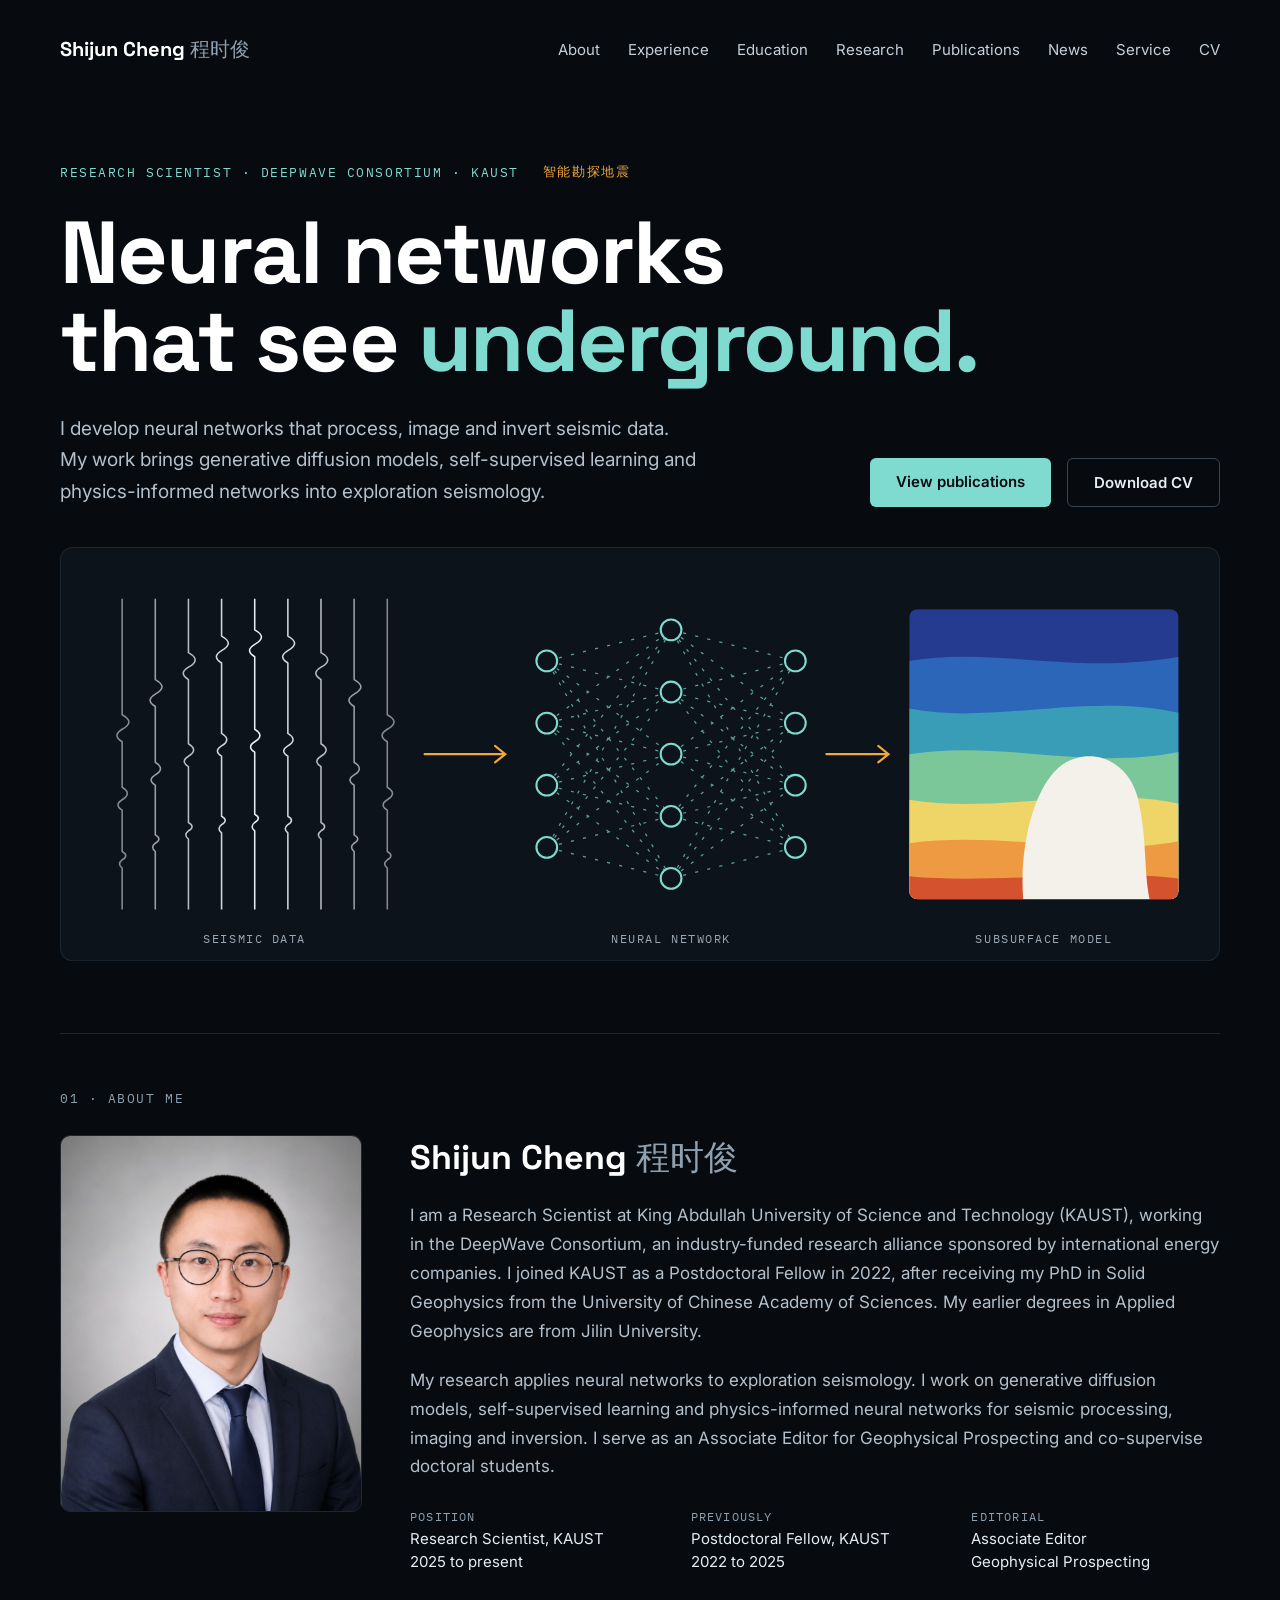
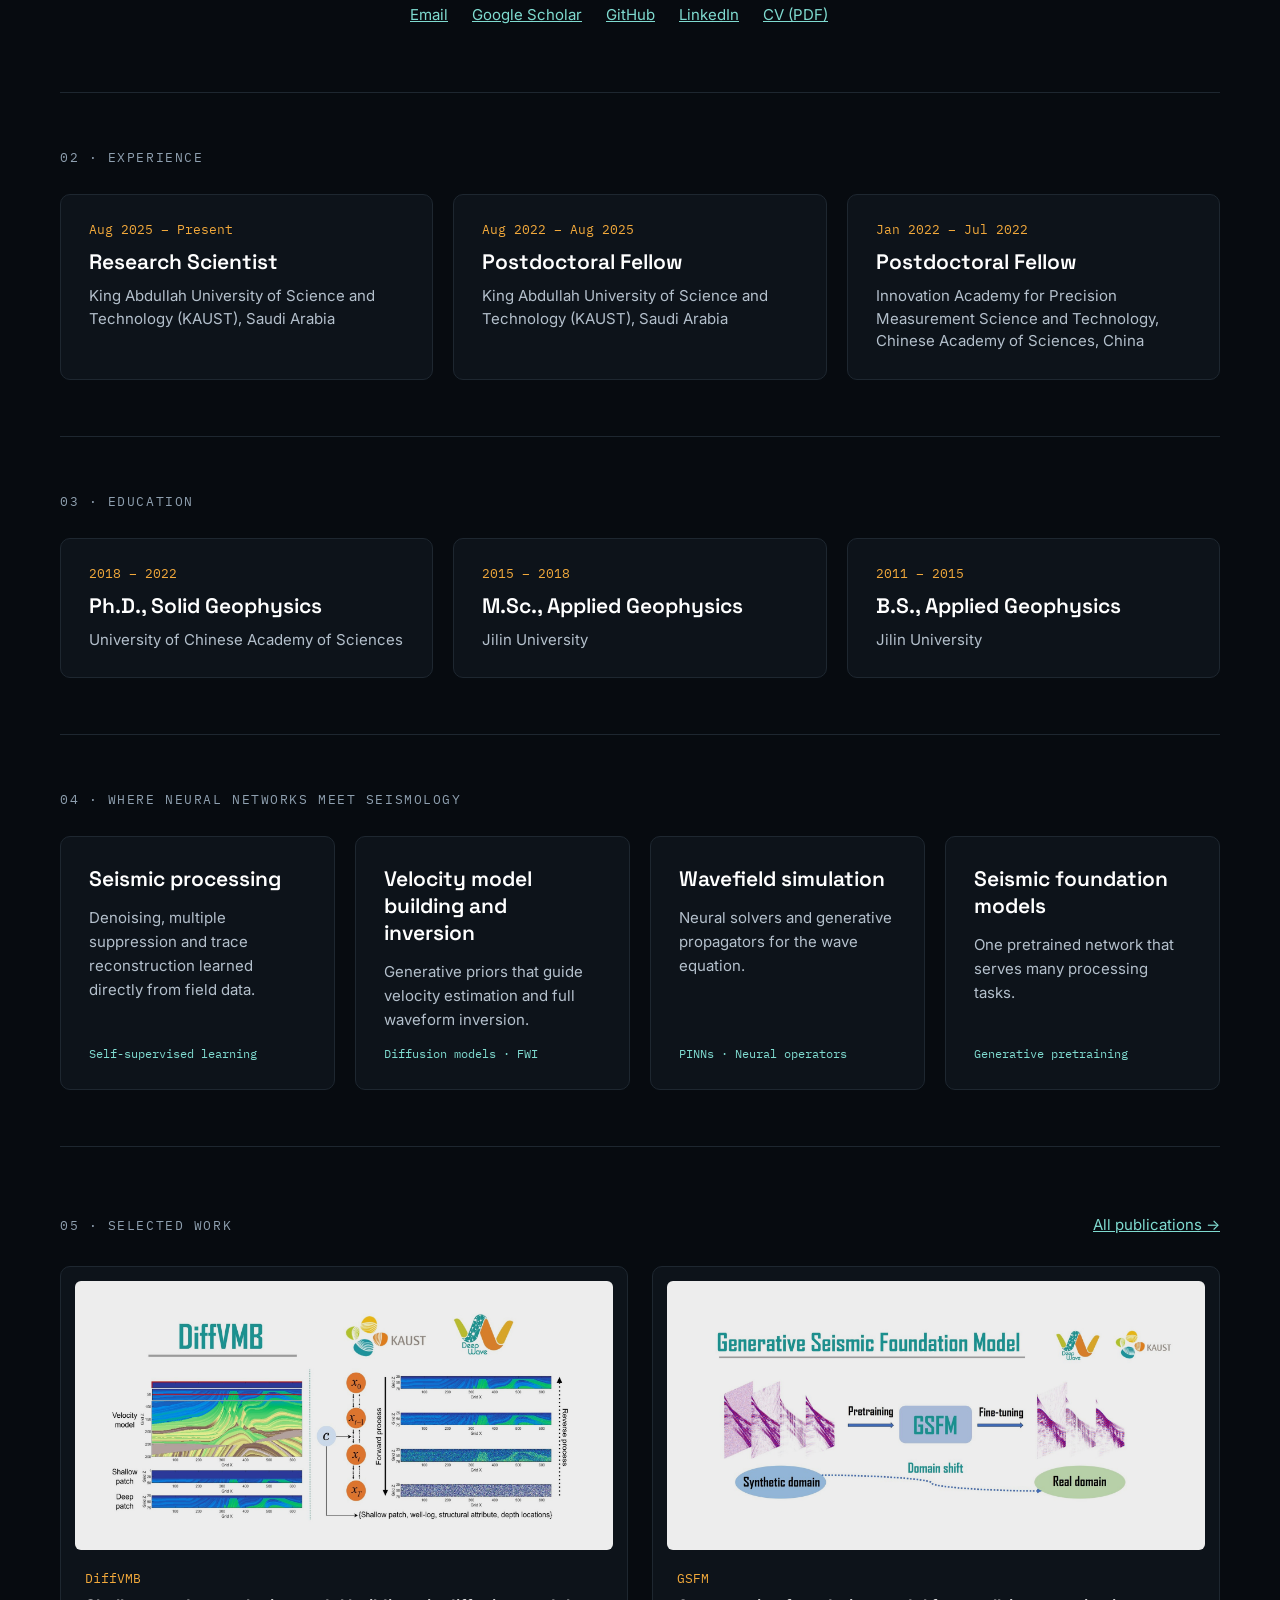
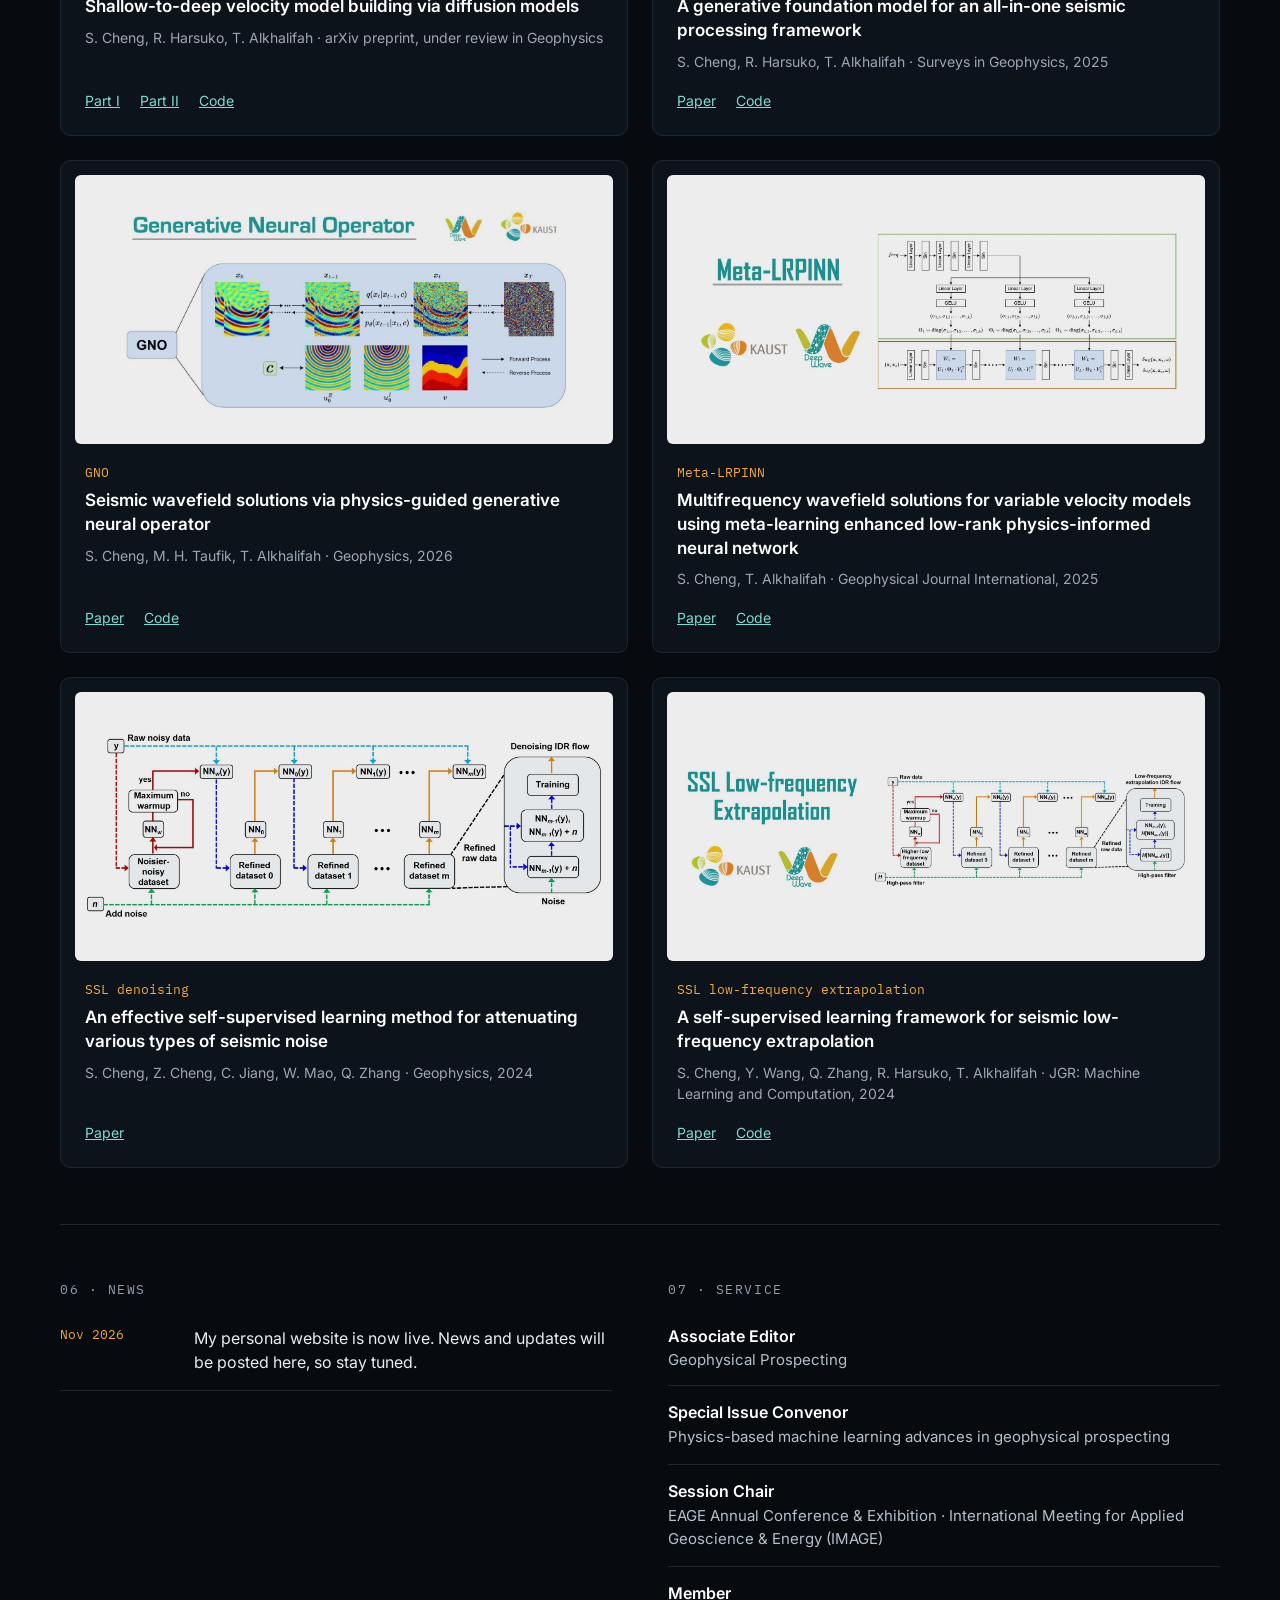
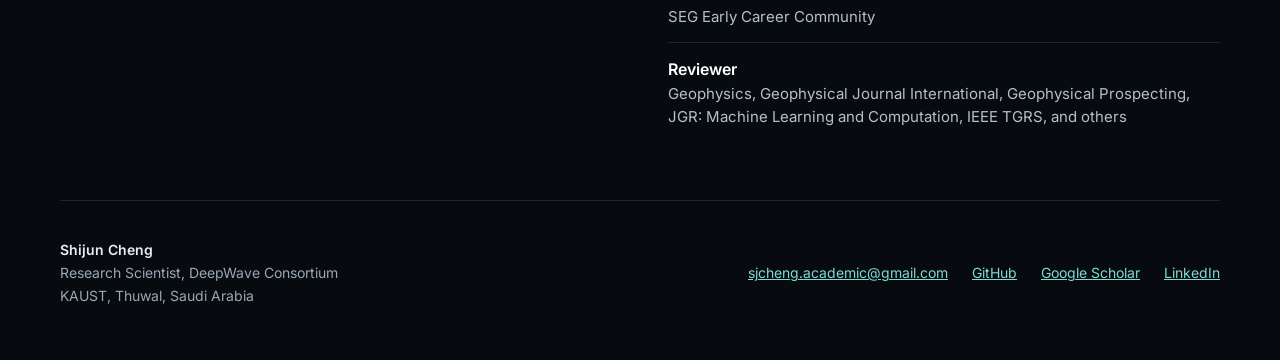
<file: index.html>
<!doctype html>
<html lang="en">
<head>
<meta charset="utf-8">
<meta name="viewport" content="width=device-width, initial-scale=1">
<title>Shijun Cheng | Neural networks that see underground</title>
<meta name="description" content="Shijun Cheng (程时俊) is a Research Scientist at KAUST working on intelligent seismic exploration: generative diffusion models, self-supervised learning and physics-informed neural networks for seismic processing, imaging and inversion.">
<meta property="og:title" content="Shijun Cheng | Neural networks that see underground">
<meta property="og:description" content="Research Scientist at KAUST. Neural networks for seismic processing, imaging and inversion.">
<meta property="og:type" content="website">
<link rel="icon" href="assets/favicon.svg" type="image/svg+xml">
<link rel="preconnect" href="https://fonts.googleapis.com">
<link rel="preconnect" href="https://fonts.gstatic.com" crossorigin>
<link rel="stylesheet" href="https://fonts.googleapis.com/css2?family=Space+Grotesk:wght@500;600;700&family=Inter:wght@400;500;600&family=IBM+Plex+Mono:wght@400;500&display=swap">
<link rel="stylesheet" href="css/style.css">
</head>
<body>
<div style="background: #070B10; color: #E6EDF3; font-family: Inter, sans-serif; min-height: 100vh; box-sizing: border-box">
<div style="max-width: 1160px; margin: 0 auto; padding: 0 32px">

<nav aria-label="Main" style="display: flex; flex-wrap: wrap; align-items: center; justify-content: space-between; gap: 16px; padding: 28px 0">
<a href="index.html" style="font-family: 'Space Grotesk', sans-serif; font-weight: 700; font-size: 20px; color: #FFFFFF; text-decoration: none">Shijun Cheng <span style="color: #8FA0B0; font-weight: 500">程时俊</span></a>
<div style="display: flex; flex-wrap: wrap; gap: 28px; font-size: 15px">
<a href="#about" style="color: #C5D0DA; text-decoration: none; padding: 12px 0">About</a>
<a href="#experience" style="color: #C5D0DA; text-decoration: none; padding: 12px 0">Experience</a>
<a href="#education" style="color: #C5D0DA; text-decoration: none; padding: 12px 0">Education</a>
<a href="#research" style="color: #C5D0DA; text-decoration: none; padding: 12px 0">Research</a>
<a href="publications.html" style="color: #C5D0DA; text-decoration: none; padding: 12px 0">Publications</a>
<a href="#news" style="color: #C5D0DA; text-decoration: none; padding: 12px 0">News</a>
<a href="#service" style="color: #C5D0DA; text-decoration: none; padding: 12px 0">Service</a>
<a href="assets/Shijun_Cheng_CV.pdf" style="color: #C5D0DA; text-decoration: none; padding: 12px 0">CV</a>
</div>
</nav>

<header style="padding: 64px 0 40px; display: flex; flex-direction: column; gap: 28px">
<div style="display: flex; flex-wrap: wrap; gap: 12px 24px; align-items: center; font-family: 'IBM Plex Mono', monospace; font-size: 13px; letter-spacing: 0.12em">
<div style="color: #7FDBD0">RESEARCH SCIENTIST · DEEPWAVE CONSORTIUM · KAUST</div>
<div style="color: #F2A93B">智能勘探地震</div>
</div>
<h1 style="margin: 0; font-family: 'Space Grotesk', sans-serif; font-weight: 700; font-size: clamp(40px, 7vw, 88px); line-height: 1; letter-spacing: -0.02em; color: #FFFFFF">Neural networks<br>that see <span style="color: #7FDBD0">underground.</span></h1>
<div style="display: flex; flex-wrap: wrap; gap: 28px 64px; align-items: flex-end; justify-content: space-between">
<p style="margin: 0; flex: 1 1 480px; max-width: 640px; font-size: 19px; line-height: 1.65; color: #B4C0CC">I develop neural networks that process, image and invert seismic data. My work brings generative diffusion models, self-supervised learning and physics-informed networks into exploration seismology.</p>
<div style="display: flex; flex-wrap: wrap; gap: 16px">
<a href="publications.html" style="display: inline-block; padding: 14px 26px; background: #7FDBD0; color: #070B10; font-weight: 600; font-size: 15px; text-decoration: none; border-radius: 6px">View publications</a>
<a href="assets/Shijun_Cheng_CV.pdf" style="display: inline-block; padding: 14px 26px; border: 1px solid #3A4654; color: #E6EDF3; font-weight: 600; font-size: 15px; text-decoration: none; border-radius: 6px">Download CV</a>
</div>
</div>
</header>

<svg viewBox="0 0 1120 400" role="img" aria-label="Diagram: recorded seismic traces pass through a neural network, which outputs a layered subsurface velocity model" style="width: 100%; height: auto; display: block; margin-bottom: 72px">
<rect x="0.5" y="0.5" width="1119" height="399" rx="12" fill="#0D131A" stroke="#1E2730"></rect>
<g fill="none" stroke="#E6EDF3" stroke-width="1.5" stroke-linejoin="round">
<path d="M60 50 v112 q13 7 0 14 q-10 6 0 12 v44 q10 6 0 12 q-8 5 0 10 v40 q7 4 0 8 q-5 4 0 8 V350" opacity="0.55"></path>
<path d="M92 50 v78 q13 7 0 14 q-10 6 0 12 v54 q10 6 0 12 q-8 5 0 10 v48 q7 4 0 8 q-5 4 0 8 V350" opacity="0.65"></path>
<path d="M124 50 v52 q13 7 0 14 q-10 6 0 12 v62 q10 6 0 12 q-8 5 0 10 v54 q7 4 0 8 q-5 4 0 8 V350" opacity="0.78"></path>
<path d="M156 50 v36 q13 7 0 14 q-10 6 0 12 v68 q10 6 0 12 q-8 5 0 10 v58 q7 4 0 8 q-5 4 0 8 V350" opacity="0.9"></path>
<path d="M188 50 v30 q13 7 0 14 q-10 6 0 12 v70 q10 6 0 12 q-8 5 0 10 v60 q7 4 0 8 q-5 4 0 8 V350"></path>
<path d="M220 50 v36 q13 7 0 14 q-10 6 0 12 v68 q10 6 0 12 q-8 5 0 10 v58 q7 4 0 8 q-5 4 0 8 V350" opacity="0.9"></path>
<path d="M252 50 v52 q13 7 0 14 q-10 6 0 12 v62 q10 6 0 12 q-8 5 0 10 v54 q7 4 0 8 q-5 4 0 8 V350" opacity="0.78"></path>
<path d="M284 50 v78 q13 7 0 14 q-10 6 0 12 v54 q10 6 0 12 q-8 5 0 10 v48 q7 4 0 8 q-5 4 0 8 V350" opacity="0.65"></path>
<path d="M316 50 v112 q13 7 0 14 q-10 6 0 12 v44 q10 6 0 12 q-8 5 0 10 v40 q7 4 0 8 q-5 4 0 8 V350" opacity="0.55"></path>
</g>
<g fill="none" stroke="#F2A93B" stroke-width="2" stroke-linecap="round">
<path d="M352 200 H430 M420 192 L430 200 L420 208"></path>
<path d="M740 200 H800 M790 192 L800 200 L790 208"></path>
</g>
<path class="flowA" fill="none" stroke="#7FDBD0" stroke-width="1.2" opacity="0.7" d="M470 110L590 80M470 110L590 140M470 110L590 200M470 110L590 260M470 110L590 320M470 170L590 80M470 170L590 140M470 170L590 200M470 170L590 260M470 170L590 320M470 230L590 80M470 230L590 140M470 230L590 200M470 230L590 260M470 230L590 320M470 290L590 80M470 290L590 140M470 290L590 200M470 290L590 260M470 290L590 320"></path>
<path class="flowA" fill="none" stroke="#7FDBD0" stroke-width="1.2" opacity="0.7" d="M590 80L710 110M590 80L710 170M590 80L710 230M590 80L710 290M590 140L710 110M590 140L710 170M590 140L710 230M590 140L710 290M590 200L710 110M590 200L710 170M590 200L710 230M590 200L710 290M590 260L710 110M590 260L710 170M590 260L710 230M590 260L710 290M590 320L710 110M590 320L710 170M590 320L710 230M590 320L710 290"></path>
<g fill="#0D131A" stroke="#7FDBD0" stroke-width="2">
<circle class="nodeA" cx="470" cy="110" r="10"></circle>
<circle class="nodeA" cx="470" cy="170" r="10"></circle>
<circle class="nodeA" cx="470" cy="230" r="10"></circle>
<circle class="nodeA" cx="470" cy="290" r="10"></circle>
<circle class="nodeB" cx="590" cy="80" r="10"></circle>
<circle class="nodeB" cx="590" cy="140" r="10"></circle>
<circle class="nodeB" cx="590" cy="200" r="10"></circle>
<circle class="nodeB" cx="590" cy="260" r="10"></circle>
<circle class="nodeB" cx="590" cy="320" r="10"></circle>
<circle class="nodeC" cx="710" cy="110" r="10"></circle>
<circle class="nodeC" cx="710" cy="170" r="10"></circle>
<circle class="nodeC" cx="710" cy="230" r="10"></circle>
<circle class="nodeC" cx="710" cy="290" r="10"></circle>
</g>
<clipPath id="modelA"><rect x="820" y="60" width="260" height="280" rx="8"></rect></clipPath>
<g clip-path="url(#modelA)">
<rect x="820" y="60" width="260" height="280" fill="#243B8F"></rect>
<path d="M820 110 C900 96 980 124 1080 106 V340 H820 Z" fill="#2C66B8"></path>
<path d="M820 156 C900 172 990 140 1080 160 V340 H820 Z" fill="#3A9DB8"></path>
<path d="M820 200 C910 186 990 216 1080 198 V340 H820 Z" fill="#7CC79A"></path>
<path d="M820 244 C900 258 1000 230 1080 248 V340 H820 Z" fill="#EFD468"></path>
<path d="M820 286 C910 274 1000 300 1080 284 V340 H820 Z" fill="#EE9A42"></path>
<path d="M820 318 C900 326 1000 310 1080 320 V340 H820 Z" fill="#D5522E"></path>
<path d="M930 340 C926 290 940 230 968 210 C996 192 1030 206 1040 240 C1050 280 1046 310 1052 340 Z" fill="#F4F1EA"></path>
</g>
<g font-family="IBM Plex Mono, monospace" font-size="12" letter-spacing="1.5" fill="#9AA7B4" text-anchor="middle">
<text x="188" y="382">SEISMIC DATA</text>
<text x="590" y="382">NEURAL NETWORK</text>
<text x="950" y="382">SUBSURFACE MODEL</text>
</g>
</svg>

<section style="padding: 56px 0; border-top: 1px solid #1E2730">
<div id="about" style="font-family: 'IBM Plex Mono', monospace; font-size: 13px; letter-spacing: 0.12em; color: #8FA0B0; margin-bottom: 28px">01 · ABOUT ME</div>
<div style="display: flex; flex-wrap: wrap; gap: 48px; align-items: flex-start">
<img loading="lazy" src="assets/img/shijun-cheng.jpg" alt="Portrait of Shijun Cheng" style="flex: 0 1 300px; width: 300px; max-width: 100%; height: auto; aspect-ratio: 4 / 5; object-fit: cover; border-radius: 10px; border: 1px solid #1E2730; display: block">
<div style="flex: 1 1 480px; display: flex; flex-direction: column; gap: 20px">
<h2 style="margin: 0; font-family: 'Space Grotesk', sans-serif; font-size: 34px; font-weight: 700; color: #FFFFFF">Shijun Cheng <span style="color: #8FA0B0; font-weight: 500">程时俊</span></h2>
<p style="margin: 0; font-size: 17px; line-height: 1.7; color: #B4C0CC">I am a Research Scientist at King Abdullah University of Science and Technology (KAUST), working in the DeepWave Consortium, an industry-funded research alliance sponsored by international energy companies. I joined KAUST as a Postdoctoral Fellow in 2022, after receiving my PhD in Solid Geophysics from the University of Chinese Academy of Sciences. My earlier degrees in Applied Geophysics are from Jilin University.</p>
<p style="margin: 0; font-size: 17px; line-height: 1.7; color: #B4C0CC">My research applies neural networks to exploration seismology. I work on generative diffusion models, self-supervised learning and physics-informed neural networks for seismic processing, imaging and inversion. I serve as an Associate Editor for Geophysical Prospecting and co-supervise doctoral students.</p>
<div style="display: grid; grid-template-columns: repeat(auto-fit, minmax(200px, 1fr)); gap: 16px 32px; padding-top: 8px">
<div style="display: flex; flex-direction: column; gap: 4px">
<div style="font-family: 'IBM Plex Mono', monospace; font-size: 12px; letter-spacing: 0.1em; color: #8FA0B0">POSITION</div>
<div style="font-size: 15px; line-height: 1.5; color: #E6EDF3">Research Scientist, KAUST<br>2025 to present</div>
</div>
<div style="display: flex; flex-direction: column; gap: 4px">
<div style="font-family: 'IBM Plex Mono', monospace; font-size: 12px; letter-spacing: 0.1em; color: #8FA0B0">PREVIOUSLY</div>
<div style="font-size: 15px; line-height: 1.5; color: #E6EDF3">Postdoctoral Fellow, KAUST<br>2022 to 2025</div>
</div>
<div style="display: flex; flex-direction: column; gap: 4px">
<div style="font-family: 'IBM Plex Mono', monospace; font-size: 12px; letter-spacing: 0.1em; color: #8FA0B0">EDITORIAL</div>
<div style="font-size: 15px; line-height: 1.5; color: #E6EDF3">Associate Editor<br>Geophysical Prospecting</div>
</div>
</div>
<div style="display: flex; flex-wrap: wrap; gap: 24px; font-size: 15px">
<a href="mailto:sjcheng.academic@gmail.com" style="padding: 12px 0">Email</a>
<a href="https://scholar.google.com/citations?user=_MWOGgoAAAAJ&amp;hl=zh-CN&amp;oi=sra" target="_blank" rel="noopener" style="padding: 12px 0">Google Scholar</a>
<a href="https://github.com/sunnymontas927" target="_blank" rel="noopener" style="padding: 12px 0">GitHub</a>
<a href="https://www.linkedin.com/in/shijun-cheng-38598a291/" target="_blank" rel="noopener" style="padding: 12px 0">LinkedIn</a>
<a href="assets/Shijun_Cheng_CV.pdf" style="padding: 12px 0">CV (PDF)</a>
</div>
</div>
</div>
</section>

<section style="padding: 56px 0; border-top: 1px solid #1E2730">
<div id="experience" style="font-family: 'IBM Plex Mono', monospace; font-size: 13px; letter-spacing: 0.12em; color: #8FA0B0; margin-bottom: 28px">02 · EXPERIENCE</div>
<div style="display: grid; grid-template-columns: repeat(auto-fit, minmax(260px, 1fr)); gap: 20px">
<div style="background: #0D131A; border: 1px solid #1E2730; border-radius: 10px; padding: 26px 28px; display: flex; flex-direction: column; gap: 10px">
<div style="font-family: 'IBM Plex Mono', monospace; font-size: 13px; color: #F2A93B">Aug 2025 – Present</div>
<div style="font-family: 'Space Grotesk', sans-serif; font-size: 21px; font-weight: 600; color: #FFFFFF">Research Scientist</div>
<div style="font-size: 15px; line-height: 1.5; color: #B4C0CC">King Abdullah University of Science and Technology (KAUST), Saudi Arabia</div>
</div>
<div style="background: #0D131A; border: 1px solid #1E2730; border-radius: 10px; padding: 26px 28px; display: flex; flex-direction: column; gap: 10px">
<div style="font-family: 'IBM Plex Mono', monospace; font-size: 13px; color: #F2A93B">Aug 2022 – Aug 2025</div>
<div style="font-family: 'Space Grotesk', sans-serif; font-size: 21px; font-weight: 600; color: #FFFFFF">Postdoctoral Fellow</div>
<div style="font-size: 15px; line-height: 1.5; color: #B4C0CC">King Abdullah University of Science and Technology (KAUST), Saudi Arabia</div>
</div>
<div style="background: #0D131A; border: 1px solid #1E2730; border-radius: 10px; padding: 26px 28px; display: flex; flex-direction: column; gap: 10px">
<div style="font-family: 'IBM Plex Mono', monospace; font-size: 13px; color: #F2A93B">Jan 2022 – Jul 2022</div>
<div style="font-family: 'Space Grotesk', sans-serif; font-size: 21px; font-weight: 600; color: #FFFFFF">Postdoctoral Fellow</div>
<div style="font-size: 15px; line-height: 1.5; color: #B4C0CC">Innovation Academy for Precision Measurement Science and Technology, Chinese Academy of Sciences, China</div>
</div>
</div>
</section>

<section style="padding: 56px 0; border-top: 1px solid #1E2730">
<div id="education" style="font-family: 'IBM Plex Mono', monospace; font-size: 13px; letter-spacing: 0.12em; color: #8FA0B0; margin-bottom: 28px">03 · EDUCATION</div>
<div style="display: grid; grid-template-columns: repeat(auto-fit, minmax(260px, 1fr)); gap: 20px">
<div style="background: #0D131A; border: 1px solid #1E2730; border-radius: 10px; padding: 26px 28px; display: flex; flex-direction: column; gap: 10px">
<div style="font-family: 'IBM Plex Mono', monospace; font-size: 13px; color: #F2A93B">2018 – 2022</div>
<div style="font-family: 'Space Grotesk', sans-serif; font-size: 21px; font-weight: 600; color: #FFFFFF">Ph.D., Solid Geophysics</div>
<div style="font-size: 15px; line-height: 1.5; color: #B4C0CC">University of Chinese Academy of Sciences</div>
</div>
<div style="background: #0D131A; border: 1px solid #1E2730; border-radius: 10px; padding: 26px 28px; display: flex; flex-direction: column; gap: 10px">
<div style="font-family: 'IBM Plex Mono', monospace; font-size: 13px; color: #F2A93B">2015 – 2018</div>
<div style="font-family: 'Space Grotesk', sans-serif; font-size: 21px; font-weight: 600; color: #FFFFFF">M.Sc., Applied Geophysics</div>
<div style="font-size: 15px; line-height: 1.5; color: #B4C0CC">Jilin University</div>
</div>
<div style="background: #0D131A; border: 1px solid #1E2730; border-radius: 10px; padding: 26px 28px; display: flex; flex-direction: column; gap: 10px">
<div style="font-family: 'IBM Plex Mono', monospace; font-size: 13px; color: #F2A93B">2011 – 2015</div>
<div style="font-family: 'Space Grotesk', sans-serif; font-size: 21px; font-weight: 600; color: #FFFFFF">B.S., Applied Geophysics</div>
<div style="font-size: 15px; line-height: 1.5; color: #B4C0CC">Jilin University</div>
</div>
</div>
</section>

<section style="padding: 56px 0; border-top: 1px solid #1E2730">
<div id="research" style="font-family: 'IBM Plex Mono', monospace; font-size: 13px; letter-spacing: 0.12em; color: #8FA0B0; margin-bottom: 28px">04 · WHERE NEURAL NETWORKS MEET SEISMOLOGY</div>
<div style="display: grid; grid-template-columns: repeat(auto-fit, minmax(240px, 1fr)); gap: 20px">
<div style="background: #0D131A; border: 1px solid #1E2730; border-radius: 10px; padding: 28px; display: flex; flex-direction: column; gap: 14px">
<h2 style="margin: 0; font-family: 'Space Grotesk', sans-serif; font-size: 21px; font-weight: 600; color: #FFFFFF">Seismic processing</h2>
<p style="margin: 0; font-size: 15px; line-height: 1.6; color: #B4C0CC">Denoising, multiple suppression and trace reconstruction learned directly from field data.</p>
<div style="font-family: 'IBM Plex Mono', monospace; font-size: 12px; color: #7FDBD0; margin-top: auto">Self-supervised learning</div>
</div>
<div style="background: #0D131A; border: 1px solid #1E2730; border-radius: 10px; padding: 28px; display: flex; flex-direction: column; gap: 14px">
<h2 style="margin: 0; font-family: 'Space Grotesk', sans-serif; font-size: 21px; font-weight: 600; color: #FFFFFF">Velocity model building and inversion</h2>
<p style="margin: 0; font-size: 15px; line-height: 1.6; color: #B4C0CC">Generative priors that guide velocity estimation and full waveform inversion.</p>
<div style="font-family: 'IBM Plex Mono', monospace; font-size: 12px; color: #7FDBD0; margin-top: auto">Diffusion models · FWI</div>
</div>
<div style="background: #0D131A; border: 1px solid #1E2730; border-radius: 10px; padding: 28px; display: flex; flex-direction: column; gap: 14px">
<h2 style="margin: 0; font-family: 'Space Grotesk', sans-serif; font-size: 21px; font-weight: 600; color: #FFFFFF">Wavefield simulation</h2>
<p style="margin: 0; font-size: 15px; line-height: 1.6; color: #B4C0CC">Neural solvers and generative propagators for the wave equation.</p>
<div style="font-family: 'IBM Plex Mono', monospace; font-size: 12px; color: #7FDBD0; margin-top: auto">PINNs · Neural operators</div>
</div>
<div style="background: #0D131A; border: 1px solid #1E2730; border-radius: 10px; padding: 28px; display: flex; flex-direction: column; gap: 14px">
<h2 style="margin: 0; font-family: 'Space Grotesk', sans-serif; font-size: 21px; font-weight: 600; color: #FFFFFF">Seismic foundation models</h2>
<p style="margin: 0; font-size: 15px; line-height: 1.6; color: #B4C0CC">One pretrained network that serves many processing tasks.</p>
<div style="font-family: 'IBM Plex Mono', monospace; font-size: 12px; color: #7FDBD0; margin-top: auto">Generative pretraining</div>
</div>
</div>
</section>

<section style="padding: 56px 0; border-top: 1px solid #1E2730">
<div style="display: flex; flex-wrap: wrap; align-items: baseline; justify-content: space-between; gap: 12px; margin-bottom: 20px">
<div id="selected-work" style="font-family: 'IBM Plex Mono', monospace; font-size: 13px; letter-spacing: 0.12em; color: #8FA0B0">05 · SELECTED WORK</div>
<a href="publications.html" style="font-size: 15px; padding: 12px 0">All publications →</a>
</div>
<div style="display: grid; grid-template-columns: repeat(auto-fit, minmax(min(440px, 100%), 1fr)); gap: 24px">
<article style="background: #0D131A; border: 1px solid #1E2730; border-radius: 10px; overflow: hidden; display: flex; flex-direction: column">
<img loading="lazy" src="assets/img/diffvmb.jpg" alt="DiffVMB figure: a velocity model split into shallow and deep patches, and the conditional diffusion process that generates the deep patch" style="width: calc(100% - 28px); margin: 14px 14px 0; box-sizing: border-box; padding: 12px; aspect-ratio: 2 / 1; object-fit: contain; background: #FFFFFF; border-radius: 6px; filter: brightness(0.93); display: block">
<div style="padding: 20px 24px 14px; display: flex; flex-direction: column; gap: 8px; flex: 1">
<div style="font-family: 'IBM Plex Mono', monospace; font-size: 13px; color: #F2A93B">DiffVMB</div>
<div style="font-size: 17px; font-weight: 600; line-height: 1.4; color: #FFFFFF">Shallow-to-deep velocity model building via diffusion models</div>
<div style="font-size: 14px; line-height: 1.5; color: #9AA7B4">S. Cheng, R. Harsuko, T. Alkhalifah · arXiv preprint, under review in Geophysics</div>
<div style="display: flex; flex-wrap: wrap; gap: 0 20px; font-size: 14px; margin-top: auto"><a href="https://arxiv.org/abs/2609.26454" target="_blank" rel="noopener" style="padding: 12px 0">Part I</a><a href="https://arxiv.org/abs/2609.26482" target="_blank" rel="noopener" style="padding: 12px 0">Part II</a><a href="https://github.com/DeepWave-KAUST/DiffVMB-pub" target="_blank" rel="noopener" style="padding: 12px 0">Code</a></div>
</div>
</article>
<article style="background: #0D131A; border: 1px solid #1E2730; border-radius: 10px; overflow: hidden; display: flex; flex-direction: column">
<img loading="lazy" src="assets/img/gsfm.jpg" alt="Overview figure of the generative seismic foundation model: pretraining on synthetic data, fine-tuning on real data" style="width: calc(100% - 28px); margin: 14px 14px 0; box-sizing: border-box; padding: 12px; aspect-ratio: 2 / 1; object-fit: contain; background: #FFFFFF; border-radius: 6px; filter: brightness(0.93); display: block">
<div style="padding: 20px 24px 14px; display: flex; flex-direction: column; gap: 8px; flex: 1">
<div style="font-family: 'IBM Plex Mono', monospace; font-size: 13px; color: #F2A93B">GSFM</div>
<div style="font-size: 17px; font-weight: 600; line-height: 1.4; color: #FFFFFF">A generative foundation model for an all-in-one seismic processing framework</div>
<div style="font-size: 14px; line-height: 1.5; color: #9AA7B4">S. Cheng, R. Harsuko, T. Alkhalifah · Surveys in Geophysics, 2025</div>
<div style="display: flex; flex-wrap: wrap; gap: 0 20px; font-size: 14px; margin-top: auto"><a href="https://link.springer.com/article/10.1007/s10712-025-09912-9" target="_blank" rel="noopener" style="padding: 12px 0">Paper</a><a href="https://github.com/DeepWave-KAUST/GSFM_pub" target="_blank" rel="noopener" style="padding: 12px 0">Code</a></div>
</div>
</article>
<article style="background: #0D131A; border: 1px solid #1E2730; border-radius: 10px; overflow: hidden; display: flex; flex-direction: column">
<img loading="lazy" src="assets/img/gno.jpg" alt="Diagram of the generative neural operator: a diffusion process over wavefields conditioned on a background wavefield and velocity" style="width: calc(100% - 28px); margin: 14px 14px 0; box-sizing: border-box; padding: 12px; aspect-ratio: 2 / 1; object-fit: contain; background: #FFFFFF; border-radius: 6px; filter: brightness(0.93); display: block">
<div style="padding: 20px 24px 14px; display: flex; flex-direction: column; gap: 8px; flex: 1">
<div style="font-family: 'IBM Plex Mono', monospace; font-size: 13px; color: #F2A93B">GNO</div>
<div style="font-size: 17px; font-weight: 600; line-height: 1.4; color: #FFFFFF">Seismic wavefield solutions via physics-guided generative neural operator</div>
<div style="font-size: 14px; line-height: 1.5; color: #9AA7B4">S. Cheng, M. H. Taufik, T. Alkhalifah · Geophysics, 2026</div>
<div style="display: flex; flex-wrap: wrap; gap: 0 20px; font-size: 14px; margin-top: auto"><a href="https://pubs.geoscienceworld.org/seg/geophysics/article/91/5/F13/734313/Seismic-wavefield-solutions-via-physics-guided" target="_blank" rel="noopener" style="padding: 12px 0">Paper</a><a href="https://github.com/DeepWave-KAUST/GNO-pub" target="_blank" rel="noopener" style="padding: 12px 0">Code</a></div>
</div>
</article>
<article style="background: #0D131A; border: 1px solid #1E2730; border-radius: 10px; overflow: hidden; display: flex; flex-direction: column">
<img loading="lazy" src="assets/img/meta-lrpinn.jpg" alt="Network architecture of Meta-LRPINN: a frequency branch that sets the singular values of low-rank layers in a physics-informed network" style="width: calc(100% - 28px); margin: 14px 14px 0; box-sizing: border-box; padding: 12px; aspect-ratio: 2 / 1; object-fit: contain; background: #FFFFFF; border-radius: 6px; filter: brightness(0.93); display: block">
<div style="padding: 20px 24px 14px; display: flex; flex-direction: column; gap: 8px; flex: 1">
<div style="font-family: 'IBM Plex Mono', monospace; font-size: 13px; color: #F2A93B">Meta-LRPINN</div>
<div style="font-size: 17px; font-weight: 600; line-height: 1.4; color: #FFFFFF">Multifrequency wavefield solutions for variable velocity models using meta-learning enhanced low-rank physics-informed neural network</div>
<div style="font-size: 14px; line-height: 1.5; color: #9AA7B4">S. Cheng, T. Alkhalifah · Geophysical Journal International, 2025</div>
<div style="display: flex; flex-wrap: wrap; gap: 0 20px; font-size: 14px; margin-top: auto"><a href="https://academic.oup.com/gji/article/244/1/ggaf417/8292609" target="_blank" rel="noopener" style="padding: 12px 0">Paper</a><a href="https://github.com/DeepWave-KAUST/Meta-LRPINN-pub" target="_blank" rel="noopener" style="padding: 12px 0">Code</a></div>
</div>
</article>
<article style="background: #0D131A; border: 1px solid #1E2730; border-radius: 10px; overflow: hidden; display: flex; flex-direction: column">
<img loading="lazy" src="assets/img/ssl-denoising.jpg" alt="Workflow of the self-supervised denoising method: iterative data refinement from a noisier-noisy dataset" style="width: calc(100% - 28px); margin: 14px 14px 0; box-sizing: border-box; padding: 12px; aspect-ratio: 2 / 1; object-fit: contain; background: #FFFFFF; border-radius: 6px; filter: brightness(0.93); display: block">
<div style="padding: 20px 24px 14px; display: flex; flex-direction: column; gap: 8px; flex: 1">
<div style="font-family: 'IBM Plex Mono', monospace; font-size: 13px; color: #F2A93B">SSL denoising</div>
<div style="font-size: 17px; font-weight: 600; line-height: 1.4; color: #FFFFFF">An effective self-supervised learning method for attenuating various types of seismic noise</div>
<div style="font-size: 14px; line-height: 1.5; color: #9AA7B4">S. Cheng, Z. Cheng, C. Jiang, W. Mao, Q. Zhang · Geophysics, 2024</div>
<div style="display: flex; flex-wrap: wrap; gap: 0 20px; font-size: 14px; margin-top: auto"><a href="https://pubs.geoscienceworld.org/seg/geophysics/article/89/6/V589/649349/An-effective-self-supervised-learning-method-for" target="_blank" rel="noopener" style="padding: 12px 0">Paper</a></div>
</div>
</article>
<article style="background: #0D131A; border: 1px solid #1E2730; border-radius: 10px; overflow: hidden; display: flex; flex-direction: column">
<img loading="lazy" src="assets/img/ssl-low-frequency.png" alt="Workflow of self-supervised low-frequency extrapolation using iterative data refinement and a high-pass filter" style="width: calc(100% - 28px); margin: 14px 14px 0; box-sizing: border-box; padding: 12px; aspect-ratio: 2 / 1; object-fit: contain; background: #FFFFFF; border-radius: 6px; filter: brightness(0.93); display: block">
<div style="padding: 20px 24px 14px; display: flex; flex-direction: column; gap: 8px; flex: 1">
<div style="font-family: 'IBM Plex Mono', monospace; font-size: 13px; color: #F2A93B">SSL low-frequency extrapolation</div>
<div style="font-size: 17px; font-weight: 600; line-height: 1.4; color: #FFFFFF">A self-supervised learning framework for seismic low-frequency extrapolation</div>
<div style="font-size: 14px; line-height: 1.5; color: #9AA7B4">S. Cheng, Y. Wang, Q. Zhang, R. Harsuko, T. Alkhalifah · JGR: Machine Learning and Computation, 2024</div>
<div style="display: flex; flex-wrap: wrap; gap: 0 20px; font-size: 14px; margin-top: auto"><a href="https://agupubs.onlinelibrary.wiley.com/doi/full/10.1029/2024JH000157" target="_blank" rel="noopener" style="padding: 12px 0">Paper</a><a href="https://github.com/DeepWave-KAUST/SSL-Lowfrequency-extrapolation" target="_blank" rel="noopener" style="padding: 12px 0">Code</a></div>
</div>
</article>
</div>
</section>

<section style="padding: 56px 0; border-top: 1px solid #1E2730; display: flex; flex-wrap: wrap; gap: 56px">
<div style="flex: 1 1 420px; display: flex; flex-direction: column">
<div id="news" style="font-family: 'IBM Plex Mono', monospace; font-size: 13px; letter-spacing: 0.12em; color: #8FA0B0; margin-bottom: 12px">06 · NEWS</div>
<div id="news-list">
<div style="display: flex; flex-wrap: wrap; gap: 4px 24px; padding: 16px 0; border-bottom: 1px solid #1E2730">
<div style="flex: 0 0 110px; font-family: 'IBM Plex Mono', monospace; font-size: 13px; color: #F2A93B">Nov 2026</div>
<div style="flex: 1 1 240px; font-size: 16px; line-height: 1.5; color: #E6EDF3">My personal website is now live. News and updates will be posted here, so stay tuned.</div>
</div>
</div>
</div>
<div style="flex: 1 1 420px; display: flex; flex-direction: column">
<div id="service" style="font-family: 'IBM Plex Mono', monospace; font-size: 13px; letter-spacing: 0.12em; color: #8FA0B0; margin-bottom: 12px">07 · SERVICE</div>
<div style="display: flex; flex-direction: column; gap: 4px; padding: 16px 0; border-bottom: 1px solid #1E2730">
<div style="font-size: 16px; font-weight: 600; color: #FFFFFF">Associate Editor</div>
<div style="font-size: 15px; color: #B4C0CC">Geophysical Prospecting</div>
</div>
<div style="display: flex; flex-direction: column; gap: 4px; padding: 16px 0; border-bottom: 1px solid #1E2730">
<div style="font-size: 16px; font-weight: 600; color: #FFFFFF">Special Issue Convenor</div>
<div style="font-size: 15px; line-height: 1.5; color: #B4C0CC">Physics-based machine learning advances in geophysical prospecting</div>
</div>
<div style="display: flex; flex-direction: column; gap: 4px; padding: 16px 0; border-bottom: 1px solid #1E2730">
<div style="font-size: 16px; font-weight: 600; color: #FFFFFF">Session Chair</div>
<div style="font-size: 15px; line-height: 1.5; color: #B4C0CC">EAGE Annual Conference &amp; Exhibition · International Meeting for Applied Geoscience &amp; Energy (IMAGE)</div>
</div>
<div style="display: flex; flex-direction: column; gap: 4px; padding: 16px 0; border-bottom: 1px solid #1E2730">
<div style="font-size: 16px; font-weight: 600; color: #FFFFFF">Member</div>
<div style="font-size: 15px; color: #B4C0CC">SEG Early Career Community</div>
</div>
<div style="display: flex; flex-direction: column; gap: 4px; padding: 16px 0">
<div style="font-size: 16px; font-weight: 600; color: #FFFFFF">Reviewer</div>
<div style="font-size: 15px; line-height: 1.5; color: #B4C0CC">Geophysics, Geophysical Journal International, Geophysical Prospecting, JGR: Machine Learning and Computation, IEEE TGRS, and others</div>
</div>
</div>
</section>

<footer style="display: flex; flex-wrap: wrap; justify-content: space-between; gap: 24px; padding: 40px 0 56px; border-top: 1px solid #1E2730; font-size: 14px; color: #9AA7B4">
<div style="display: flex; flex-direction: column; gap: 6px">
<div style="color: #E6EDF3; font-weight: 600">Shijun Cheng</div>
<div>Research Scientist, DeepWave Consortium</div>
<div>KAUST, Thuwal, Saudi Arabia</div>
</div>
<div style="display: flex; flex-wrap: wrap; gap: 24px; align-items: center">
<a href="mailto:sjcheng.academic@gmail.com" style="padding: 12px 0">sjcheng.academic@gmail.com</a>
<a href="https://github.com/sunnymontas927" target="_blank" rel="noopener" style="padding: 12px 0">GitHub</a>
<a href="https://scholar.google.com/citations?user=_MWOGgoAAAAJ&amp;hl=zh-CN&amp;oi=sra" target="_blank" rel="noopener" style="padding: 12px 0">Google Scholar</a>
<a href="https://www.linkedin.com/in/shijun-cheng-38598a291/" target="_blank" rel="noopener" style="padding: 12px 0">LinkedIn</a>
</div>
</footer>

</div>
</div>
<script src="data/news.js"></script>
<script src="js/site.js"></script>
</body>
</html>
</file>
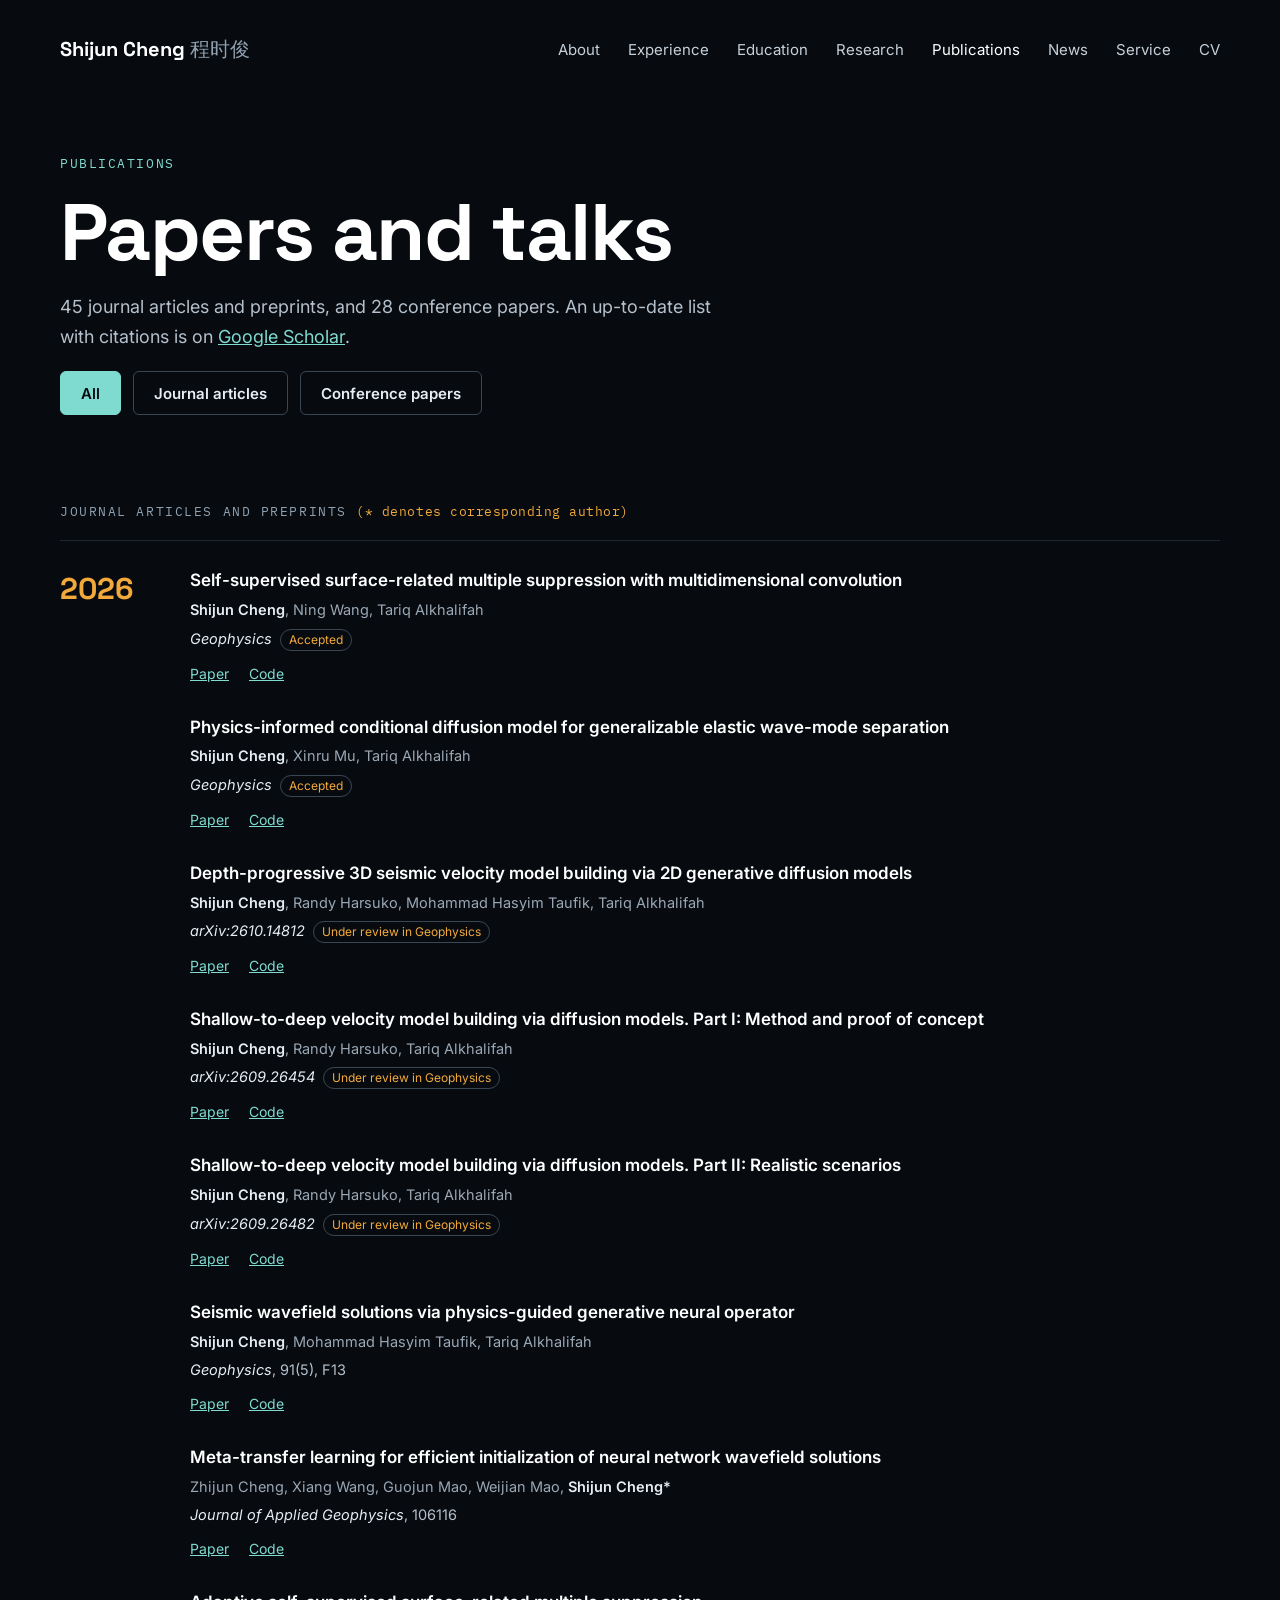
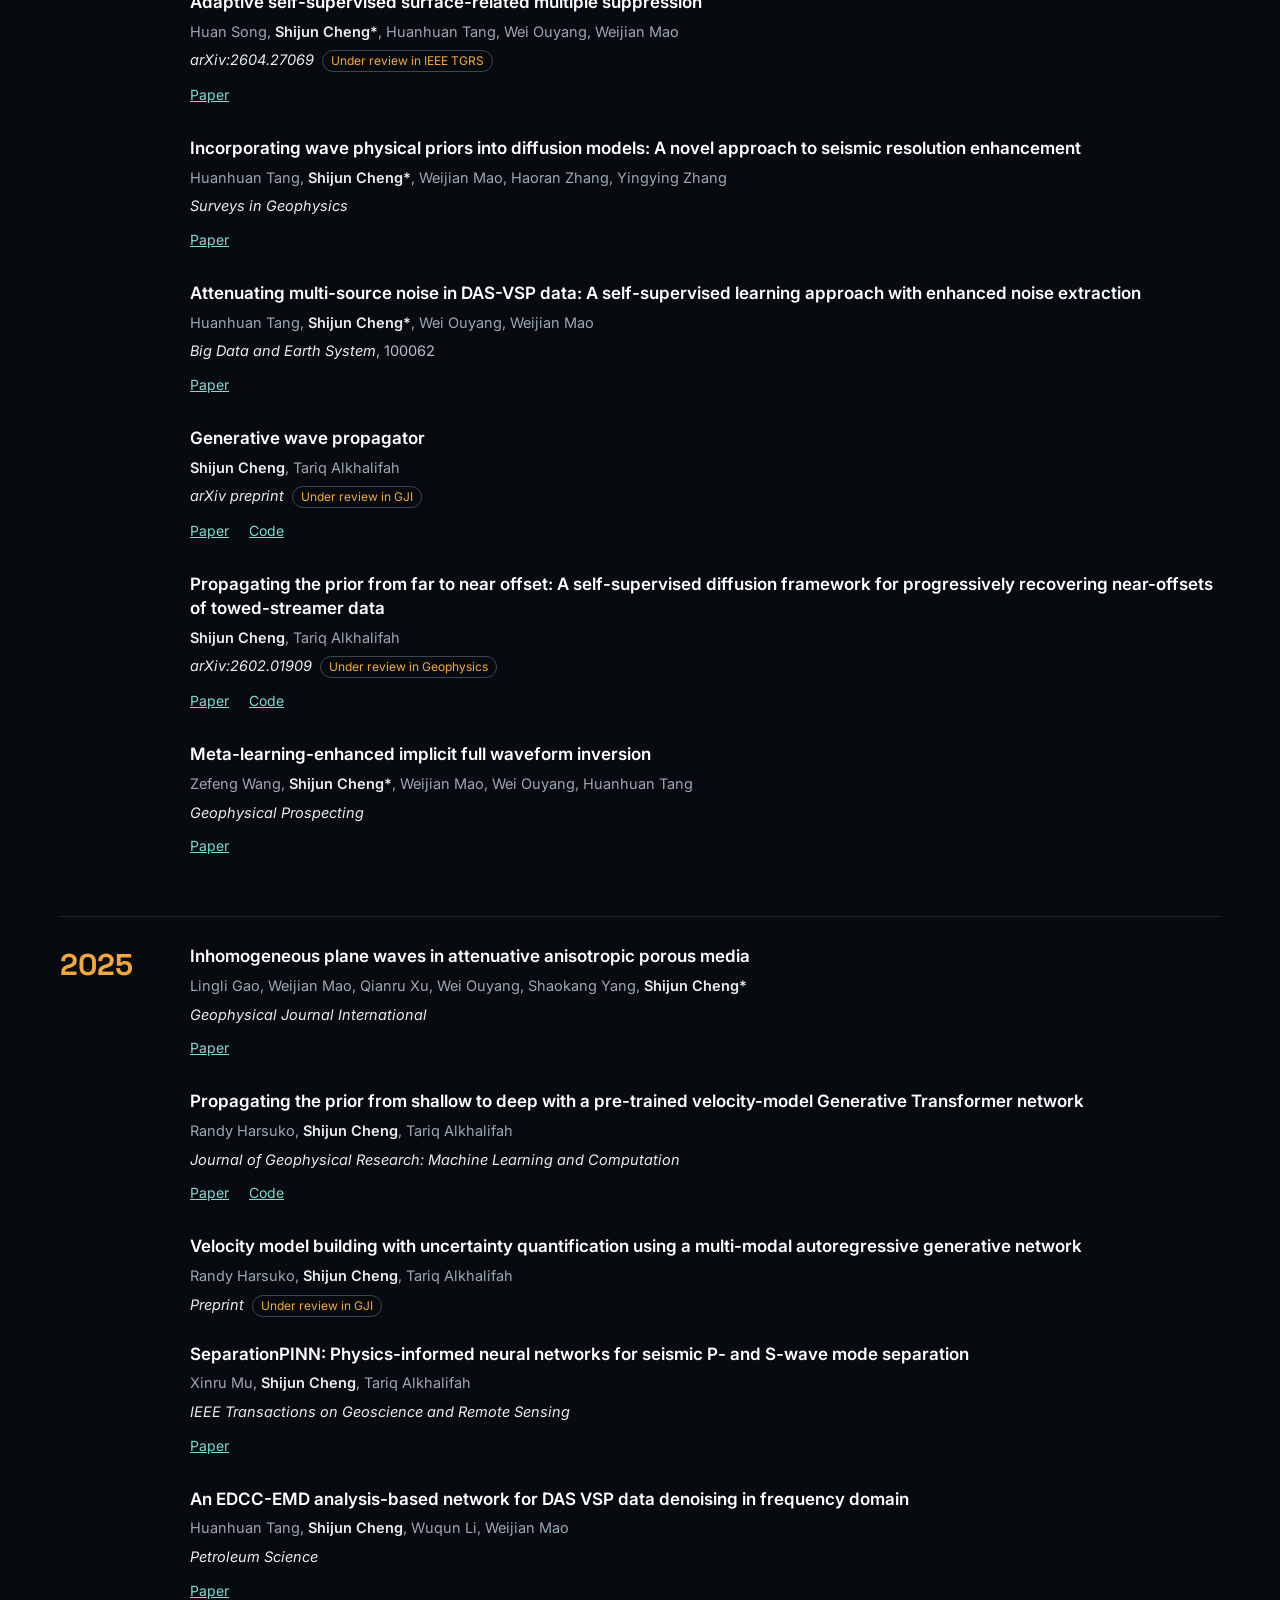
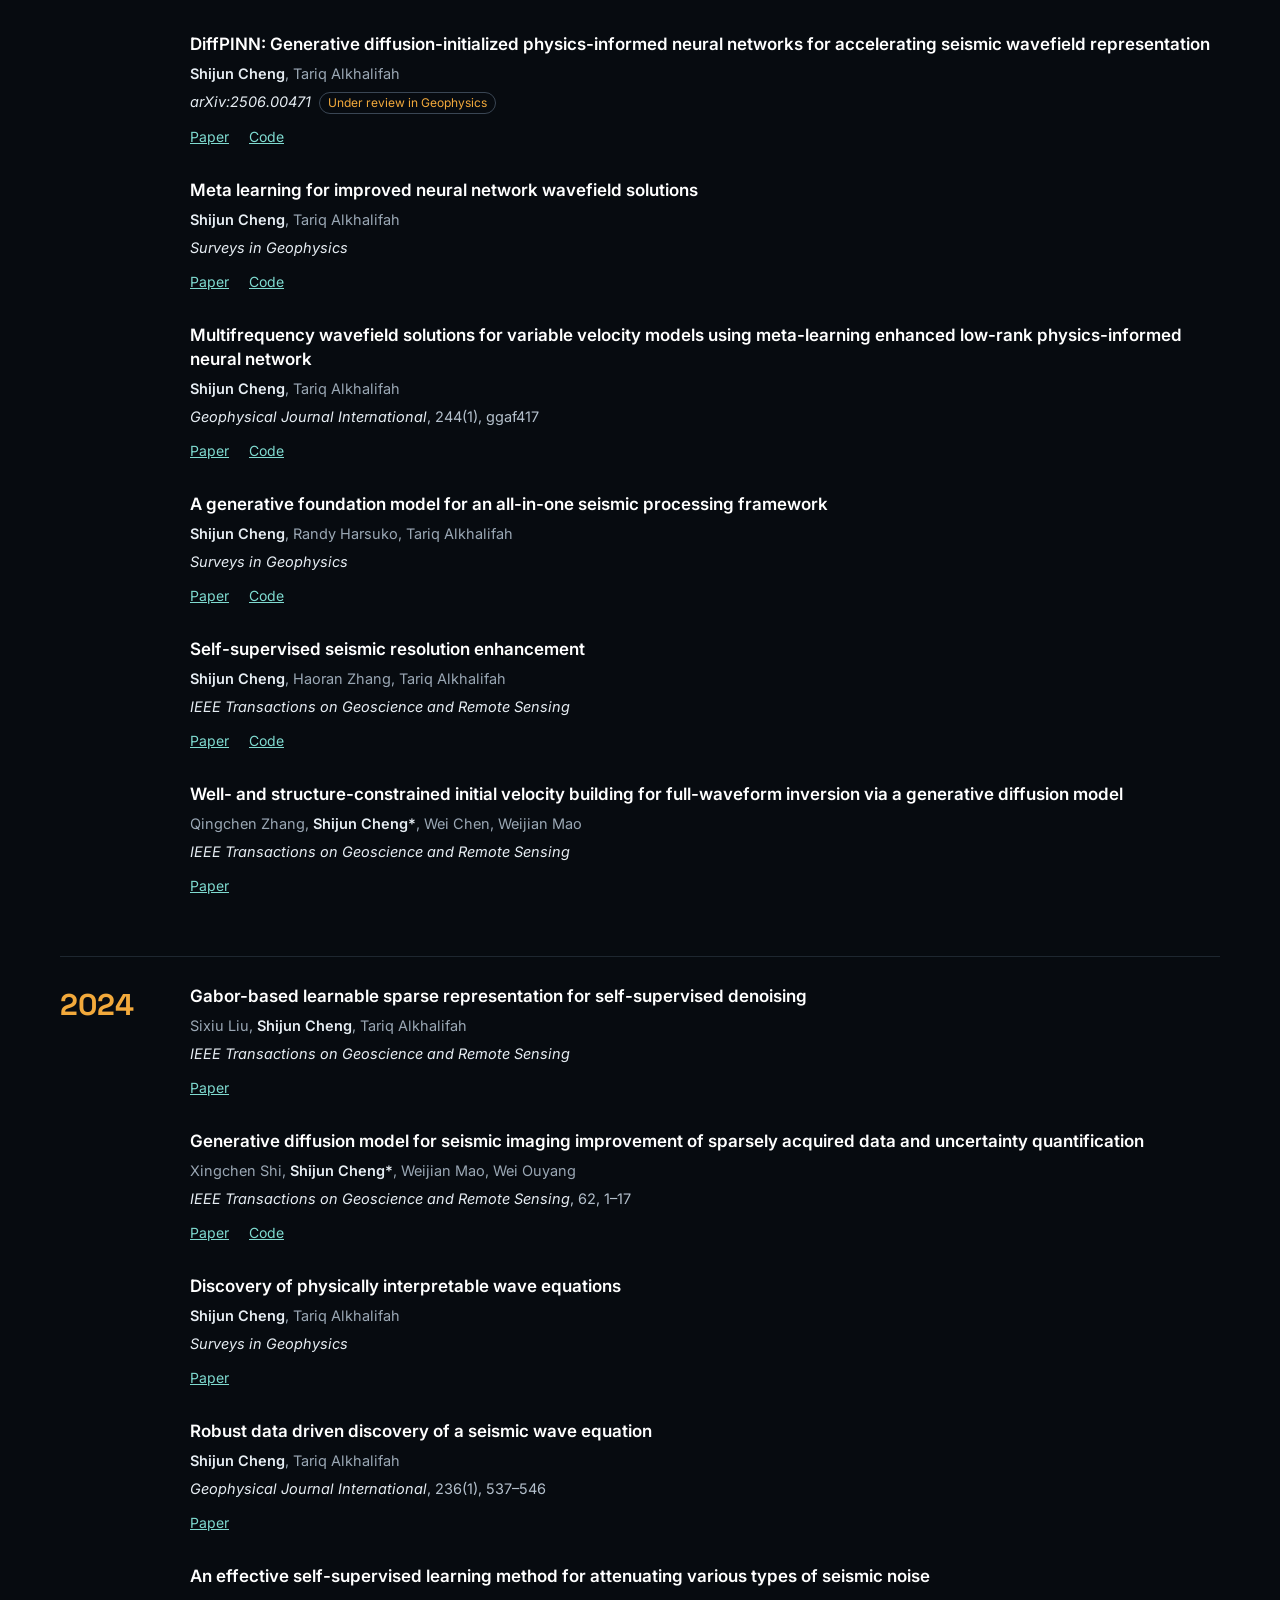
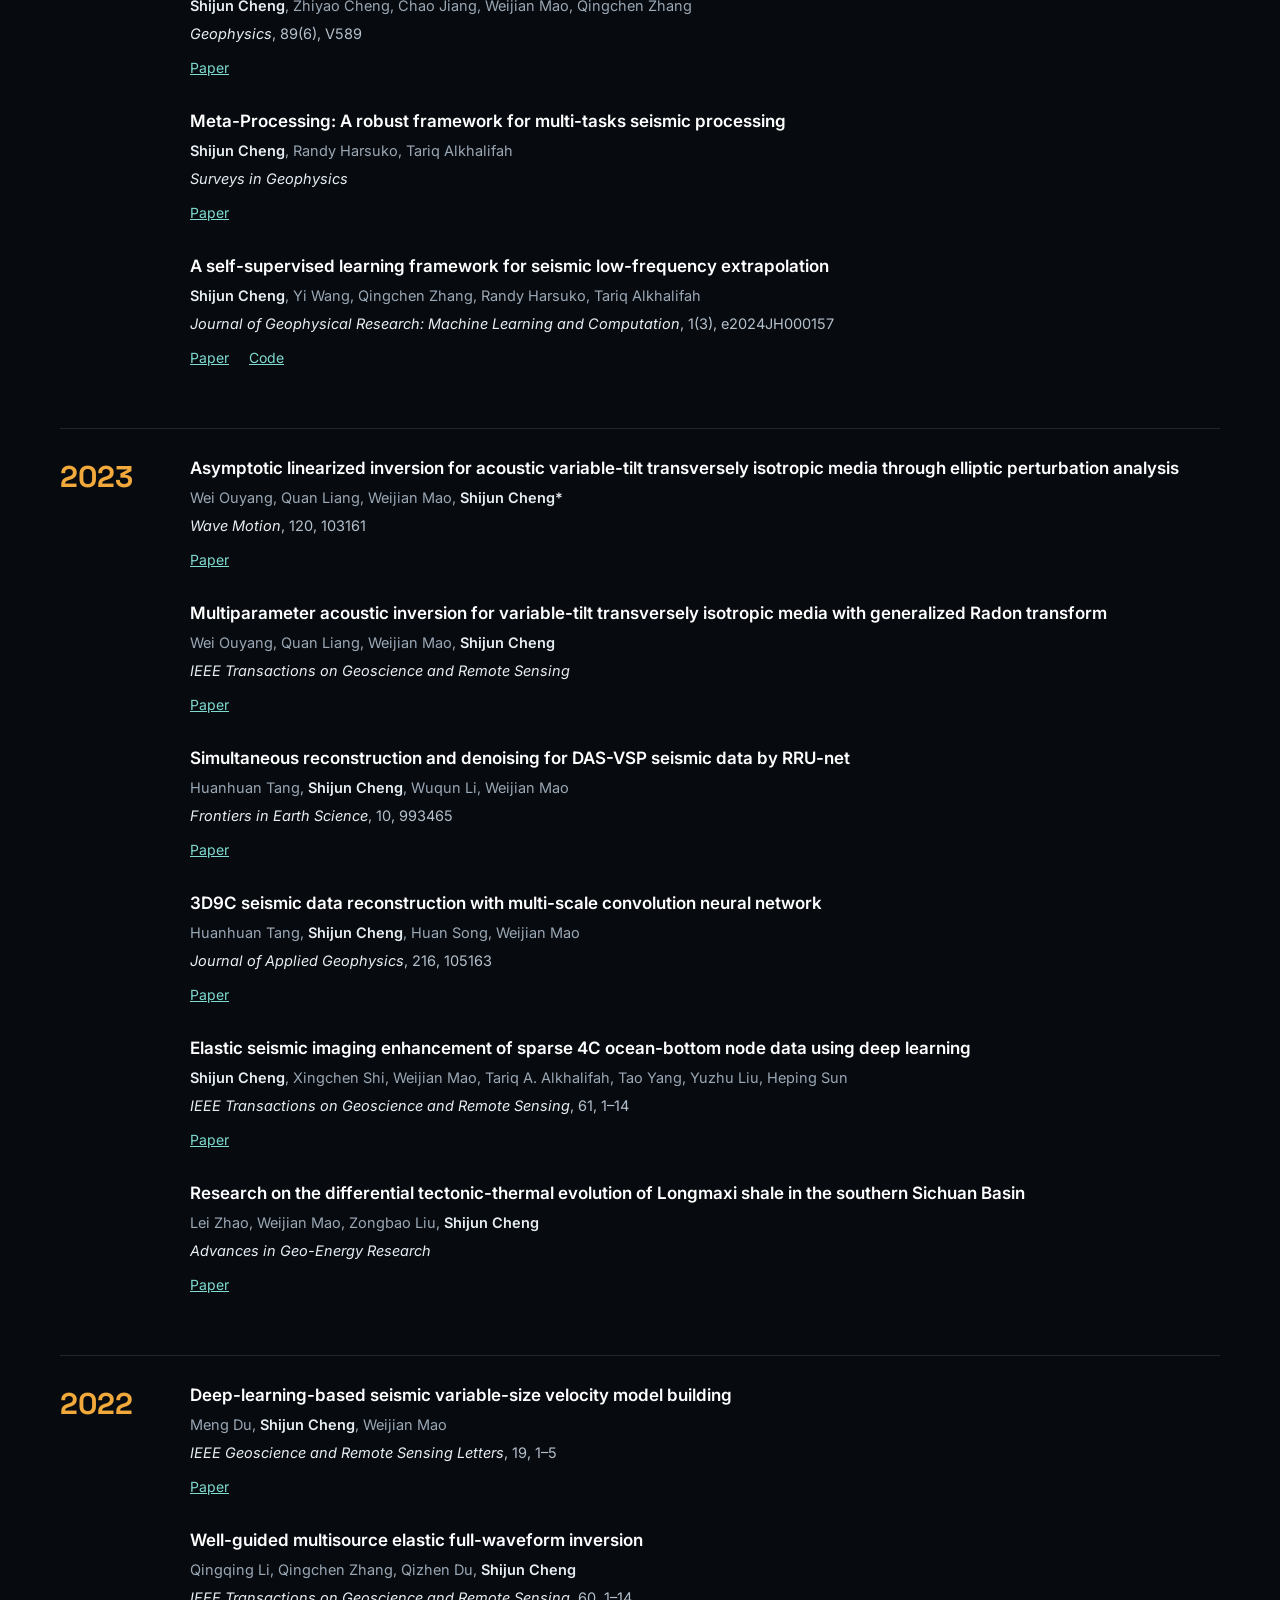
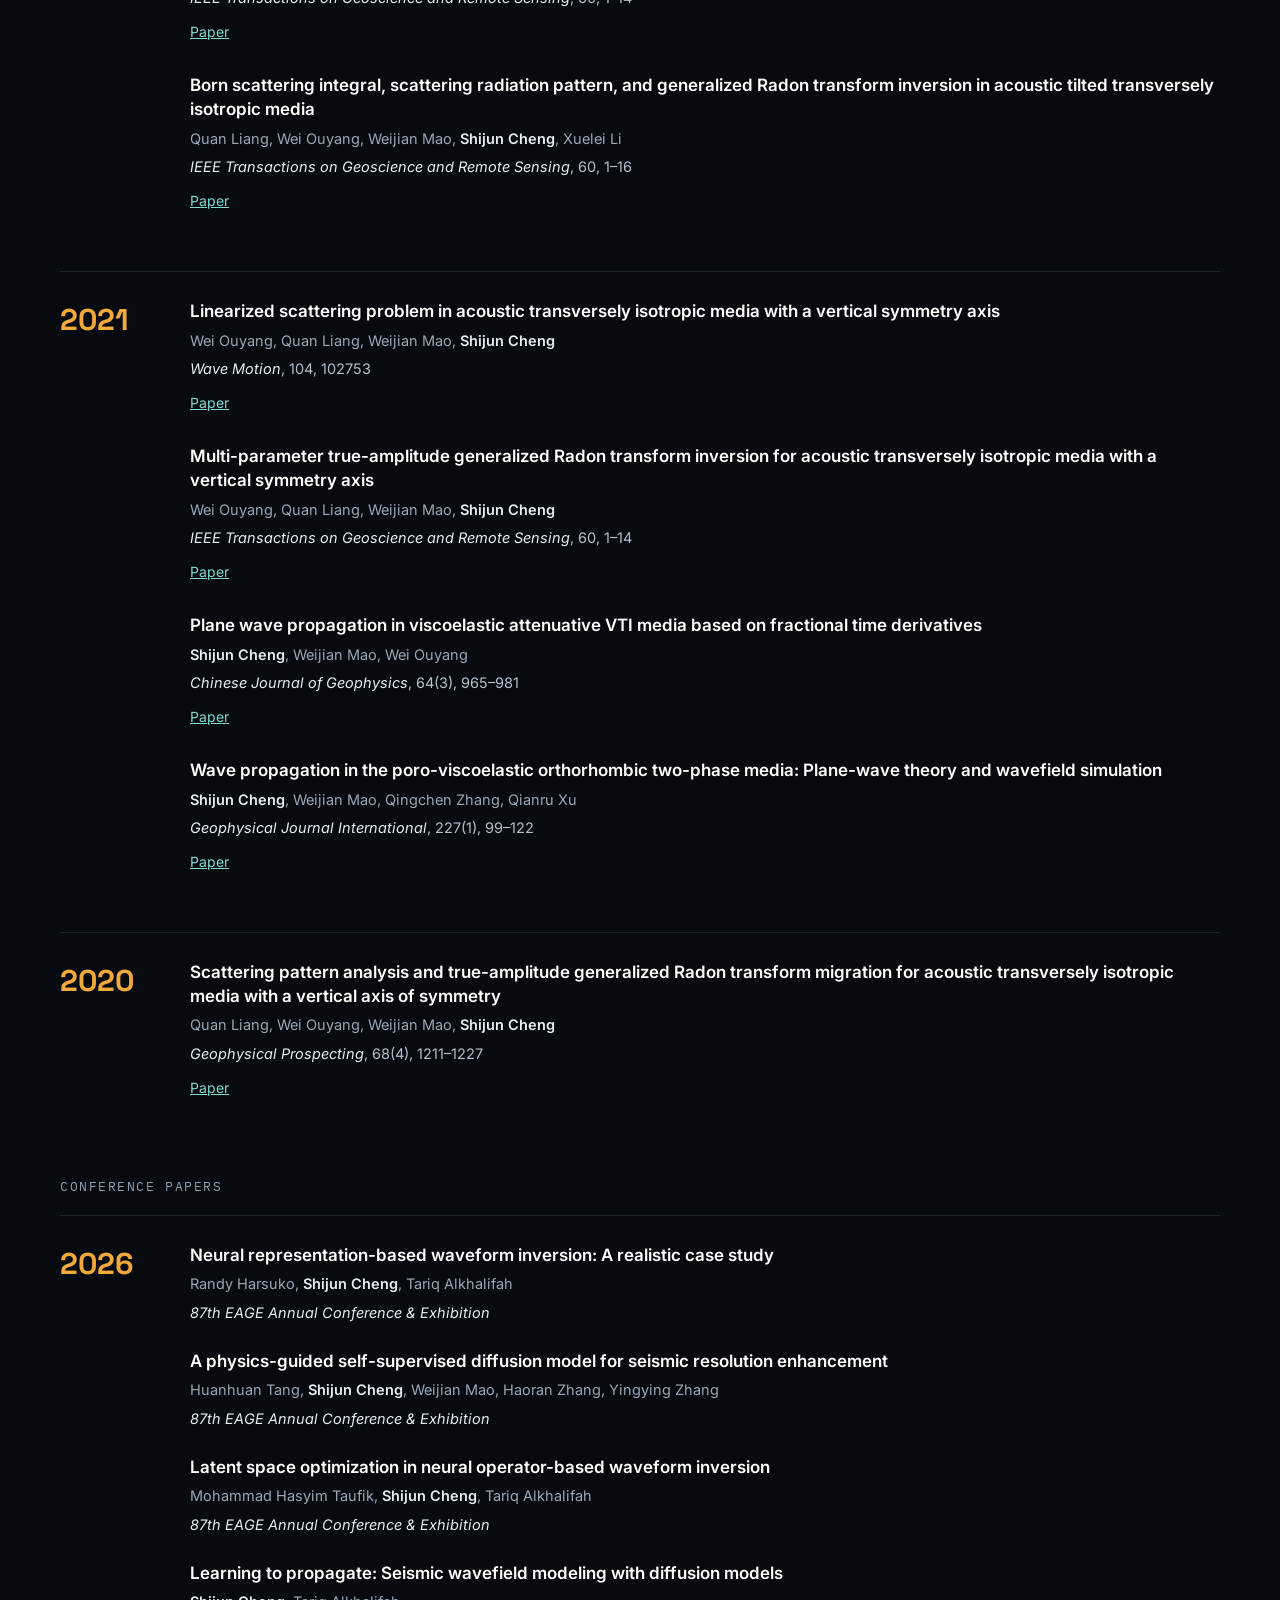
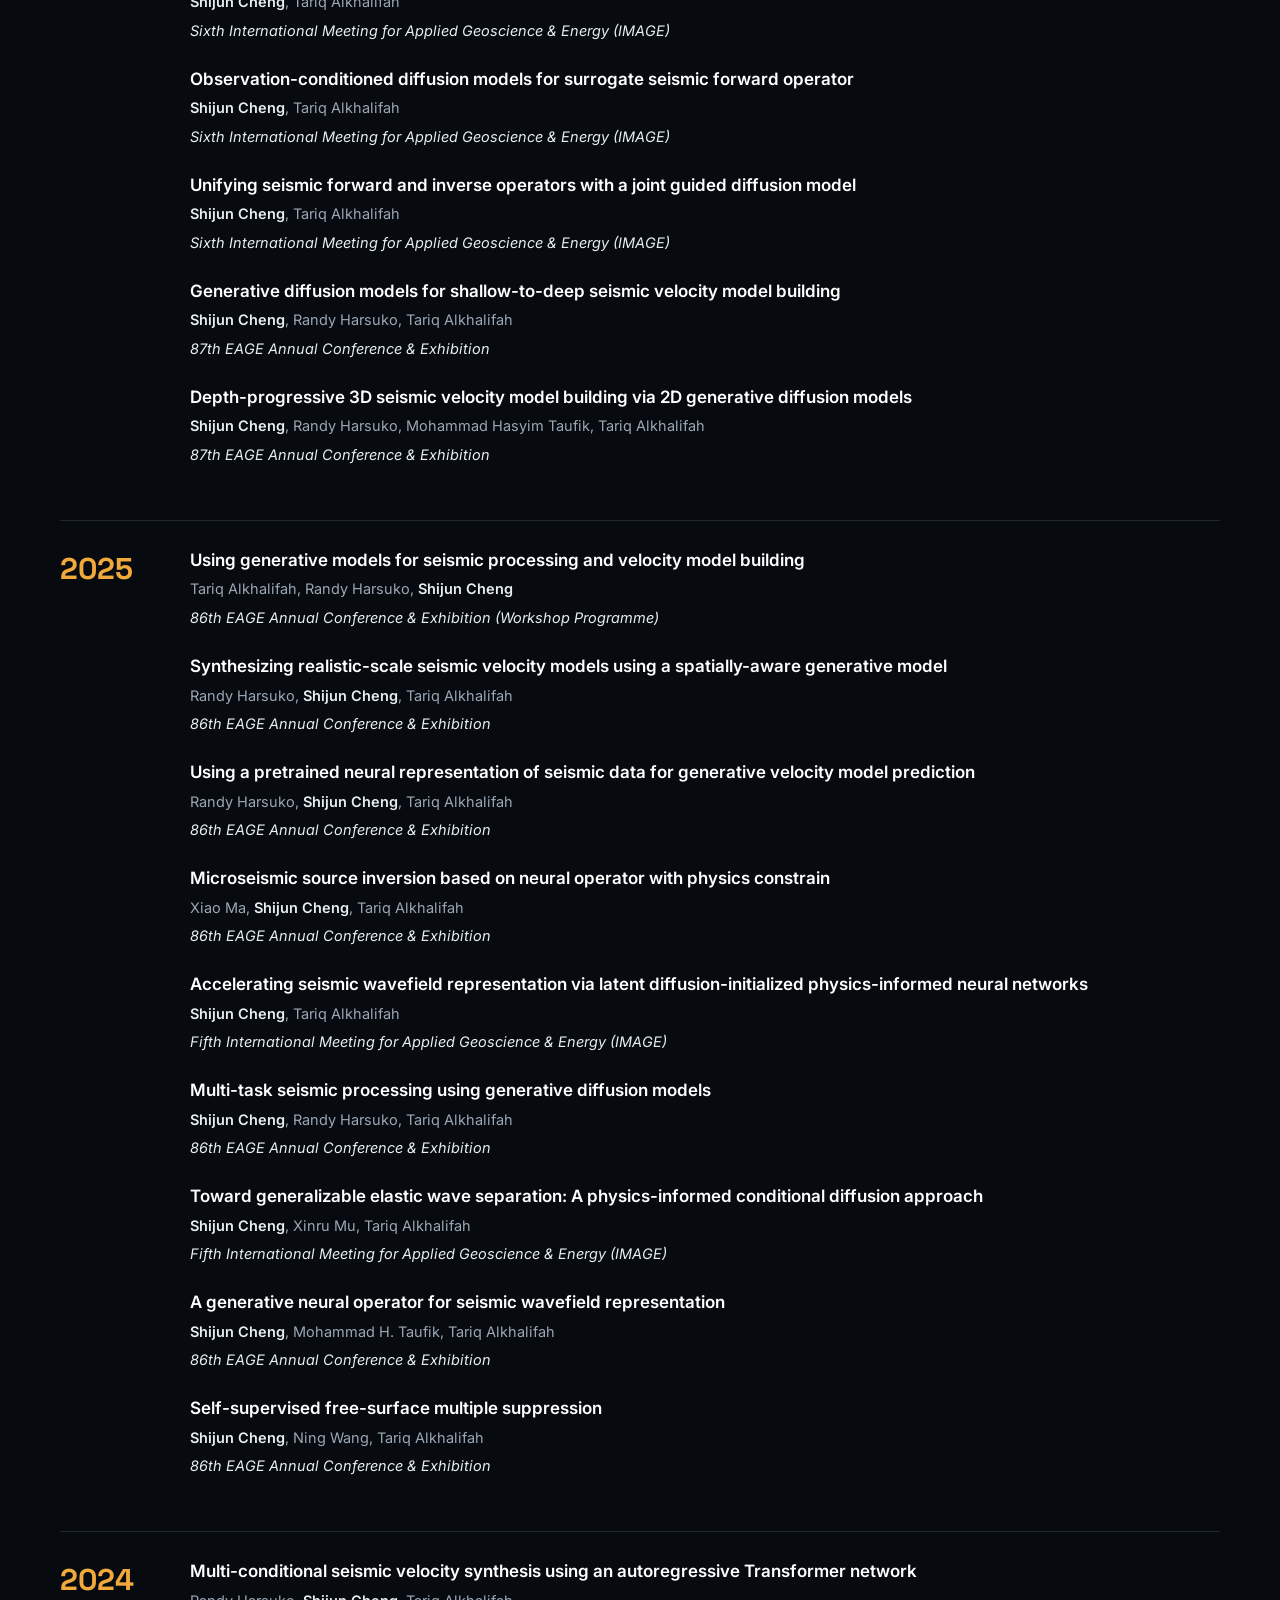
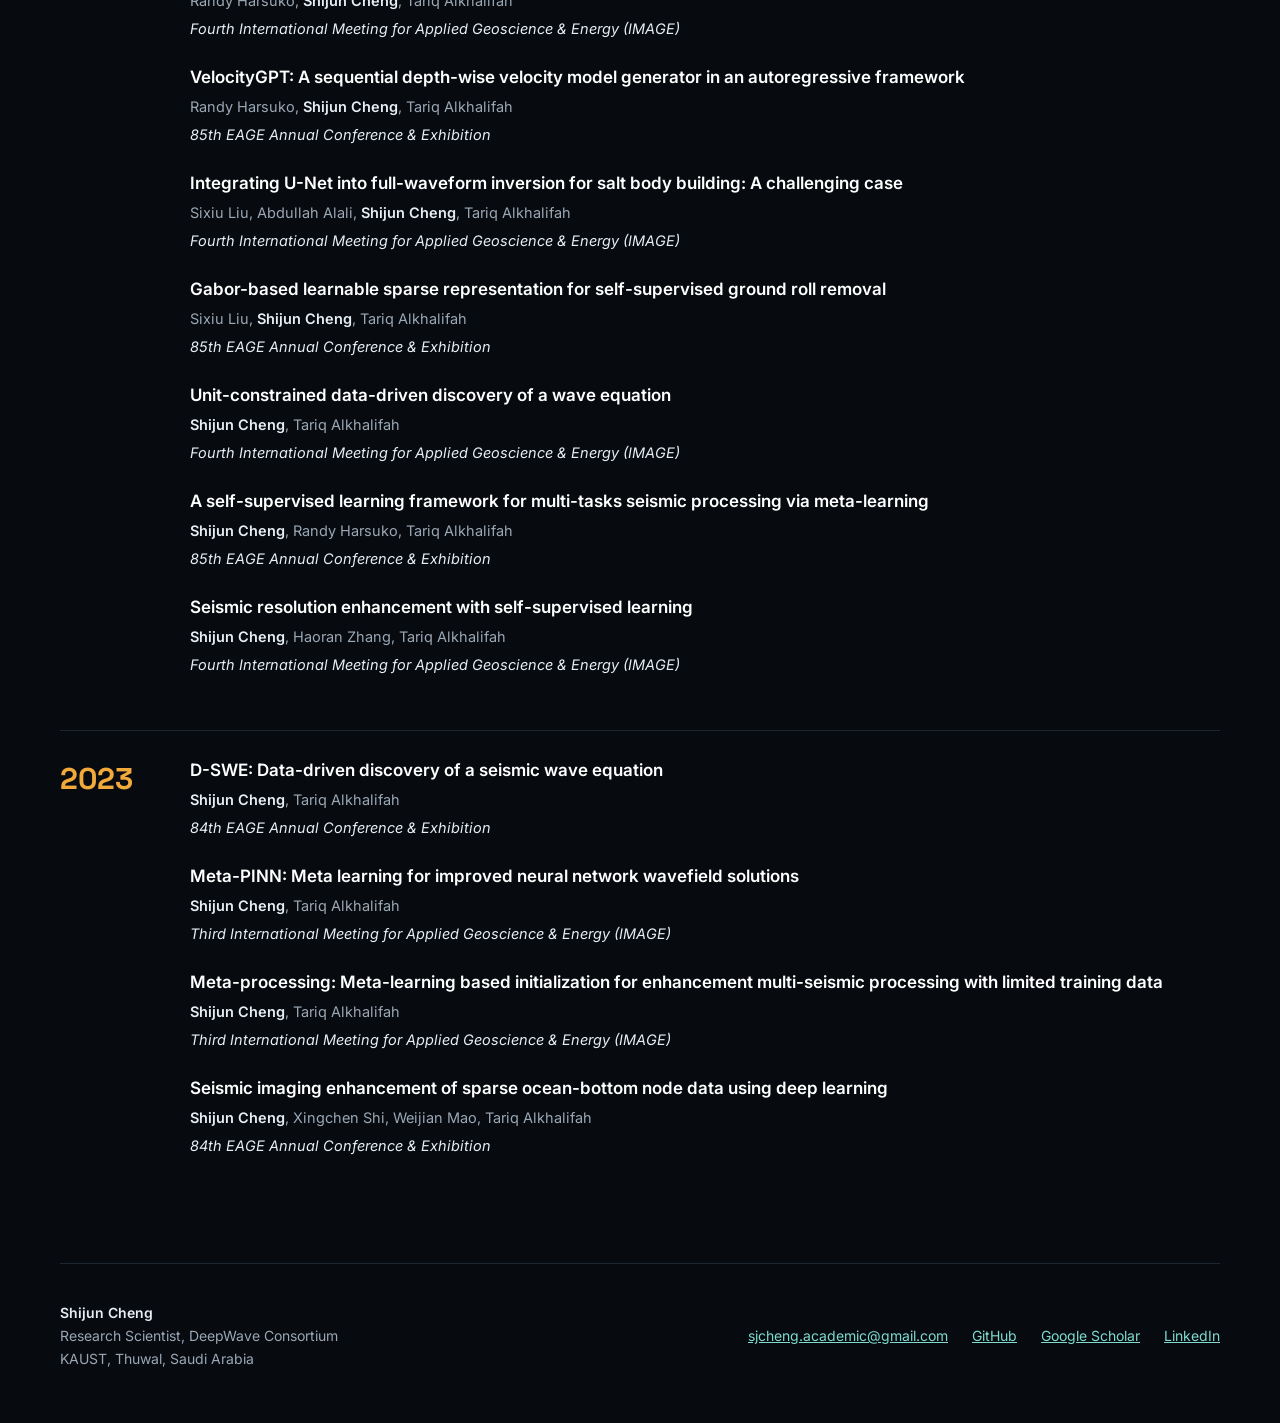
<file: publications.html>
<!doctype html>
<html lang="en">
<head>
<meta charset="utf-8">
<meta name="viewport" content="width=device-width, initial-scale=1">
<title>Publications | Shijun Cheng</title>
<meta name="description" content="Journal and conference publications of Shijun Cheng, Research Scientist at KAUST, on neural networks for exploration seismology.">
<link rel="icon" href="assets/favicon.svg" type="image/svg+xml">
<link rel="preconnect" href="https://fonts.googleapis.com">
<link rel="preconnect" href="https://fonts.gstatic.com" crossorigin>
<link rel="stylesheet" href="https://fonts.googleapis.com/css2?family=Space+Grotesk:wght@500;600;700&family=Inter:wght@400;500;600&family=IBM+Plex+Mono:wght@400;500&display=swap">
<link rel="stylesheet" href="css/style.css">
</head>
<body>
<div class="wrap">

<nav class="site-nav" aria-label="Main">
<a class="brand" href="index.html">Shijun Cheng <span>程时俊</span></a>
<div class="links">
<a href="index.html#about">About</a>
<a href="index.html#experience">Experience</a>
<a href="index.html#education">Education</a>
<a href="index.html#research">Research</a>
<a href="publications.html" aria-current="page">Publications</a>
<a href="index.html#news">News</a>
<a href="index.html#service">Service</a>
<a href="assets/Shijun_Cheng_CV.pdf">CV</a>
</div>
</nav>

<header class="page-head">
<div class="kicker">PUBLICATIONS</div>
<h1>Papers and talks</h1>
<p><span id="journal-count">45</span> journal articles and preprints, and <span id="conference-count">28</span> conference papers. An up-to-date list with citations is on <a href="https://scholar.google.com/citations?user=_MWOGgoAAAAJ&amp;hl=zh-CN&amp;oi=sra" target="_blank" rel="noopener">Google Scholar</a>.</p>
<div class="tabs" role="group" aria-label="Filter publications">
<button type="button" data-show="all" aria-pressed="true">All</button>
<button type="button" data-show="journals" aria-pressed="false">Journal articles</button>
<button type="button" data-show="conferences" aria-pressed="false">Conference papers</button>
</div>
</header>

<main>
<section class="pub-section" id="journals">
<h2>Journal articles and preprints <span style="color: #F2A93B; text-transform: none; letter-spacing: 0.04em; white-space: nowrap">(* denotes corresponding author)</span></h2>
<div id="journal-list"><p class="note">The publication list needs JavaScript. You can also find it on Google Scholar.</p></div>
</section>

<section class="pub-section" id="conferences">
<h2>Conference papers</h2>
<div id="conference-list"></div>
</section>
</main>

<footer class="site-footer">
<div class="who">
<strong>Shijun Cheng</strong>
<div>Research Scientist, DeepWave Consortium</div>
<div>KAUST, Thuwal, Saudi Arabia</div>
</div>
<div class="links">
<a href="mailto:sjcheng.academic@gmail.com">sjcheng.academic@gmail.com</a>
<a href="https://github.com/sunnymontas927" target="_blank" rel="noopener">GitHub</a>
<a href="https://scholar.google.com/citations?user=_MWOGgoAAAAJ&amp;hl=zh-CN&amp;oi=sra" target="_blank" rel="noopener">Google Scholar</a>
<a href="https://www.linkedin.com/in/shijun-cheng-38598a291/" target="_blank" rel="noopener">LinkedIn</a>
</div>
</footer>

</div>
<script src="data/publications.js"></script>
<script src="js/site.js"></script>
</body>
</html>
</file>
<file: css/style.css>
/* Shared styles for shijun cheng's site.
   Colours: page #070B10, panel #0D131A, line #1E2730, text #E6EDF3,
   muted #9AA7B4, accent #7FDBD0 (cyan), highlight #F2A93B (amber). */

html { scroll-behavior: smooth; background: #070B10; }
body { margin: 0; background: #070B10; color: #E6EDF3; font-family: Inter, system-ui, sans-serif; }
a { color: #7FDBD0; }
a:hover { color: #FFFFFF; }
a:focus-visible { outline: 2px solid #7FDBD0; outline-offset: 3px; border-radius: 3px; }
[id] { scroll-margin-top: 24px; }
img { max-width: 100%; }

/* Hero diagram animation */
@keyframes flowA { to { stroke-dashoffset: -36; } }
@keyframes pulseA { 0%, 100% { opacity: .45; } 50% { opacity: 1; } }
.flowA { stroke-dasharray: 3 9; animation: flowA 1.8s linear infinite; }
.nodeA { animation: pulseA 2.6s ease-in-out infinite; }
.nodeB { animation: pulseA 2.6s ease-in-out .9s infinite; }
.nodeC { animation: pulseA 2.6s ease-in-out 1.8s infinite; }
@media (prefers-reduced-motion: reduce) {
  html { scroll-behavior: auto; }
  .flowA, .nodeA, .nodeB, .nodeC { animation: none; }
}

/* ---------- Shared layout pieces (used by publications.html) ---------- */
.wrap { max-width: 1160px; margin: 0 auto; padding: 0 32px; }
.mono { font-family: 'IBM Plex Mono', monospace; }
.display { font-family: 'Space Grotesk', sans-serif; }

.site-nav { display: flex; flex-wrap: wrap; align-items: center; justify-content: space-between; gap: 16px; padding: 28px 0; }
.site-nav .brand { font-family: 'Space Grotesk', sans-serif; font-weight: 700; font-size: 20px; color: #FFFFFF; text-decoration: none; }
.site-nav .brand span { color: #8FA0B0; font-weight: 500; }
.site-nav .links { display: flex; flex-wrap: wrap; gap: 28px; font-size: 15px; }
.site-nav .links a { color: #C5D0DA; text-decoration: none; padding: 12px 0; }
.site-nav .links a:hover, .site-nav .links a[aria-current="page"] { color: #FFFFFF; }

.site-footer { display: flex; flex-wrap: wrap; justify-content: space-between; gap: 24px; padding: 40px 0 56px; border-top: 1px solid #1E2730; font-size: 14px; color: #9AA7B4; margin-top: 72px; }
.site-footer .who { display: flex; flex-direction: column; gap: 6px; }
.site-footer .who strong { color: #E6EDF3; font-weight: 600; }
.site-footer .links { display: flex; flex-wrap: wrap; gap: 24px; align-items: center; }
.site-footer .links a { padding: 12px 0; }

/* ---------- News list on the homepage ---------- */
.news-item { display: flex; flex-wrap: wrap; gap: 4px 24px; padding: 16px 0; border-bottom: 1px solid #1E2730; }
.news-item .date { flex: 0 0 110px; font-family: 'IBM Plex Mono', monospace; font-size: 13px; color: #F2A93B; }
.news-item .text { flex: 1 1 240px; font-size: 16px; line-height: 1.5; color: #E6EDF3; }

/* ---------- Publications page ---------- */
.page-head { padding: 56px 0 40px; display: flex; flex-direction: column; gap: 20px; }
.page-head .kicker { font-family: 'IBM Plex Mono', monospace; font-size: 13px; letter-spacing: 0.12em; color: #7FDBD0; }
.page-head h1 { margin: 0; font-family: 'Space Grotesk', sans-serif; font-weight: 700; font-size: clamp(40px, 7vw, 80px); line-height: 1; letter-spacing: -0.02em; color: #FFFFFF; }
.page-head p { margin: 0; max-width: 680px; font-size: 18px; line-height: 1.65; color: #B4C0CC; }

.tabs { display: flex; flex-wrap: wrap; gap: 12px; padding-bottom: 8px; }
.tabs button { font: 600 15px Inter, system-ui, sans-serif; min-height: 44px; padding: 10px 20px; border-radius: 6px; border: 1px solid #3A4654; background: transparent; color: #E6EDF3; cursor: pointer; }
.tabs button:hover { border-color: #7FDBD0; }
.tabs button[aria-pressed="true"] { background: #7FDBD0; border-color: #7FDBD0; color: #070B10; }
.tabs button:focus-visible { outline: 2px solid #FFFFFF; outline-offset: 3px; }

.pub-section { padding: 40px 0 0; }
.pub-section > h2 { margin: 0 0 8px; font-family: 'IBM Plex Mono', monospace; font-weight: 400; font-size: 13px; letter-spacing: 0.12em; color: #8FA0B0; text-transform: uppercase; }
.year-group { display: flex; flex-wrap: wrap; gap: 0 40px; padding: 28px 0 8px; border-top: 1px solid #1E2730; margin-top: 20px; }
.year-group > h3 { flex: 0 0 90px; margin: 0 0 16px; font-family: 'Space Grotesk', sans-serif; font-weight: 700; font-size: 30px; color: #F2A93B; }
.year-group > ol { flex: 1 1 520px; min-width: 0; list-style: none; margin: 0; padding: 0; }
.pub { padding: 0 0 26px; display: flex; flex-direction: column; gap: 6px; }
.pub .title { font-size: 17px; font-weight: 600; line-height: 1.4; color: #FFFFFF; }
.pub .authors { font-size: 14.5px; line-height: 1.55; color: #9AA7B4; }
.pub .authors b { color: #E6EDF3; font-weight: 600; }
.pub .venue { font-size: 14.5px; line-height: 1.5; color: #B4C0CC; }
.pub .venue em { font-style: italic; color: #E6EDF3; }
.pub .status { display: inline-block; margin-left: 8px; padding: 1px 8px; border: 1px solid #3A4654; border-radius: 999px; font-size: 12px; color: #F2A93B; white-space: nowrap; }
.pub .pub-links { display: flex; flex-wrap: wrap; gap: 0 20px; font-size: 14px; }
.pub .pub-links a { padding: 8px 0; }
.note { font-size: 14px; color: #9AA7B4; padding-top: 8px; }

@media (max-width: 640px) {
  .wrap { padding: 0 20px; }
  .site-nav .links { gap: 6px 20px; }
}
</file>
